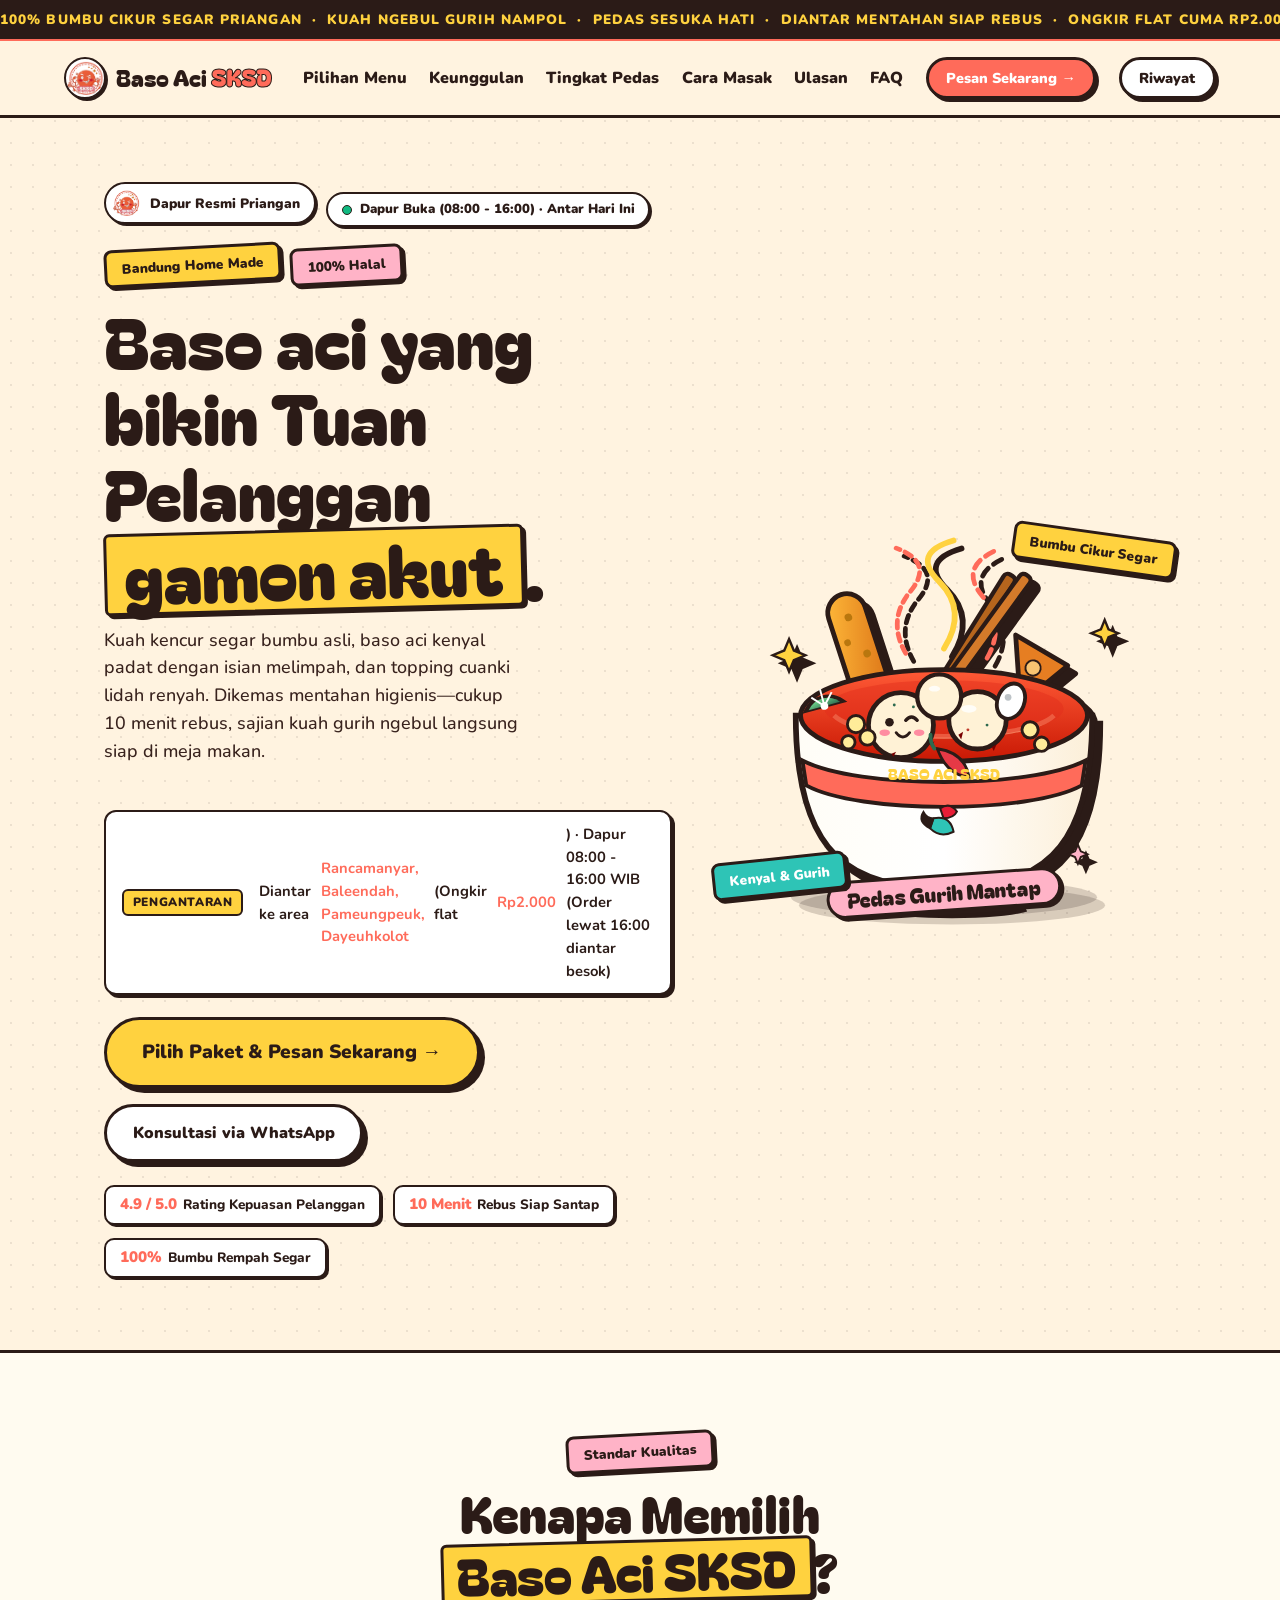
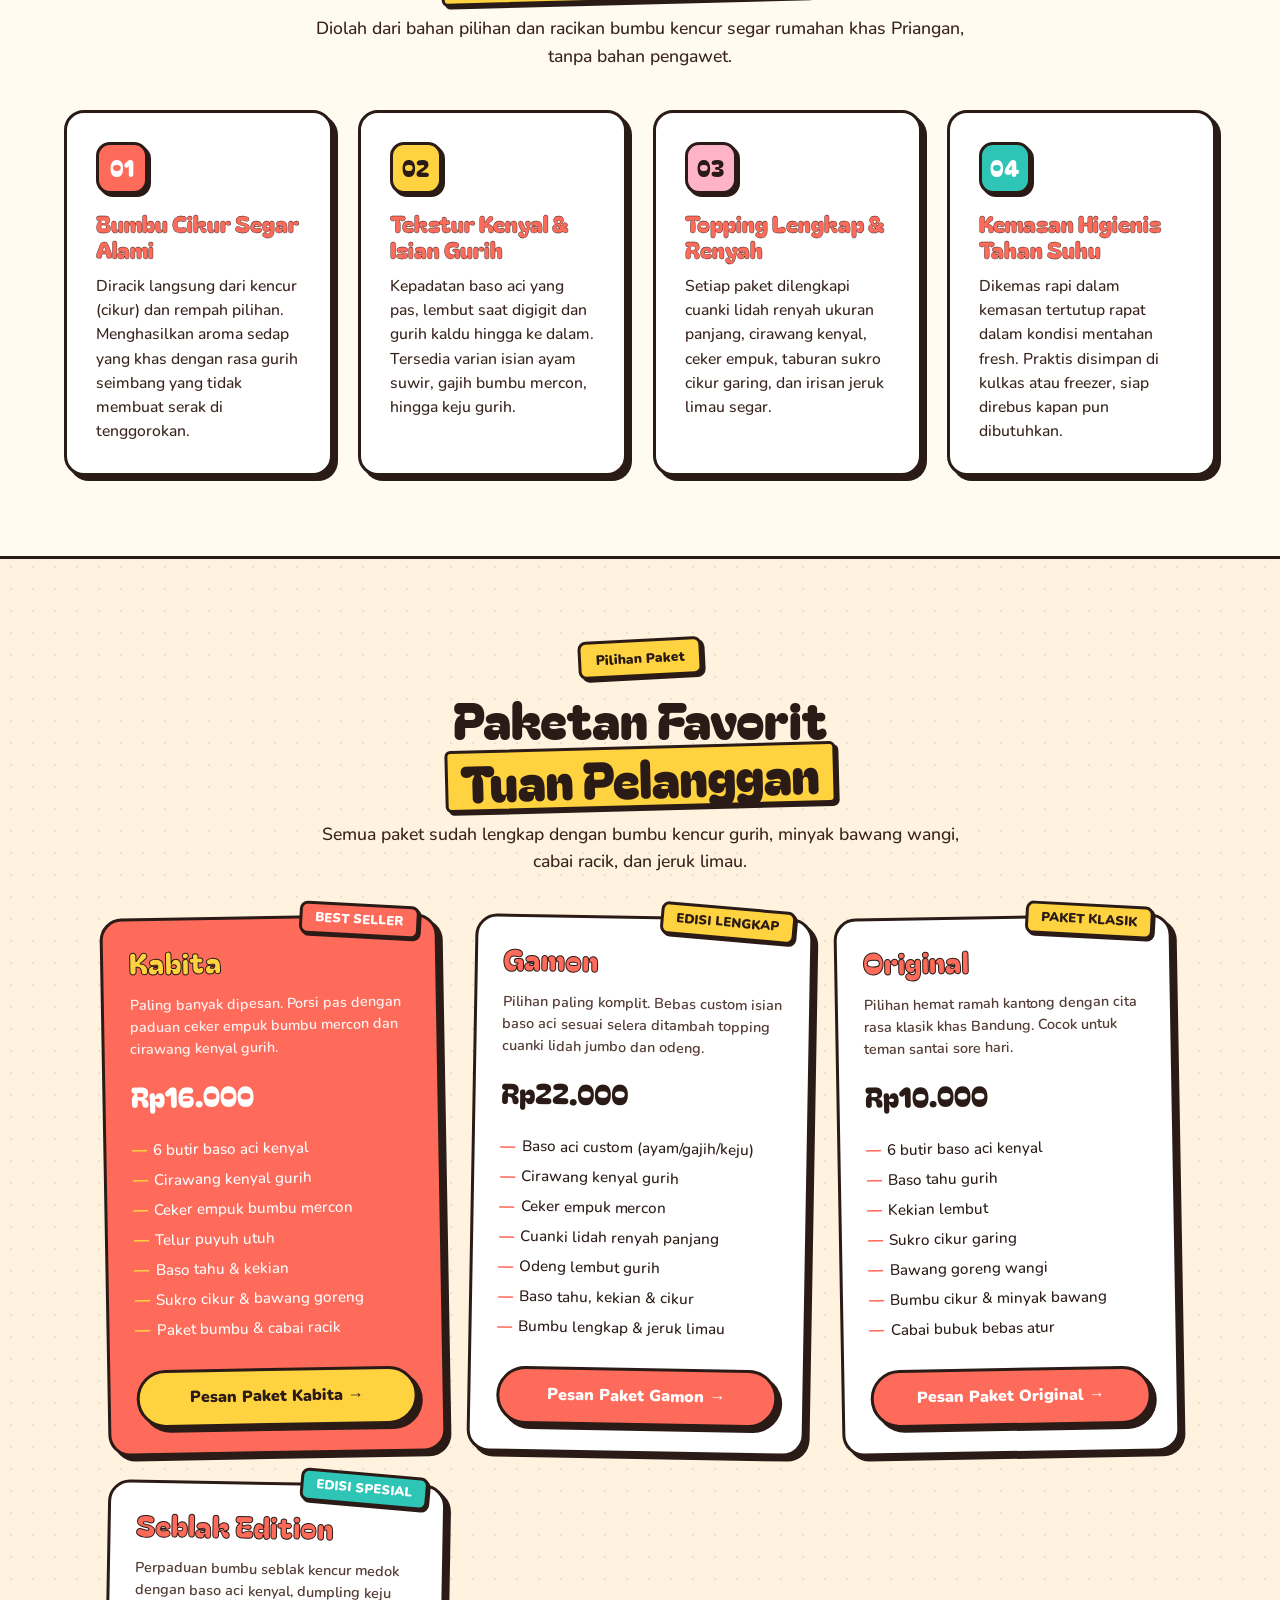
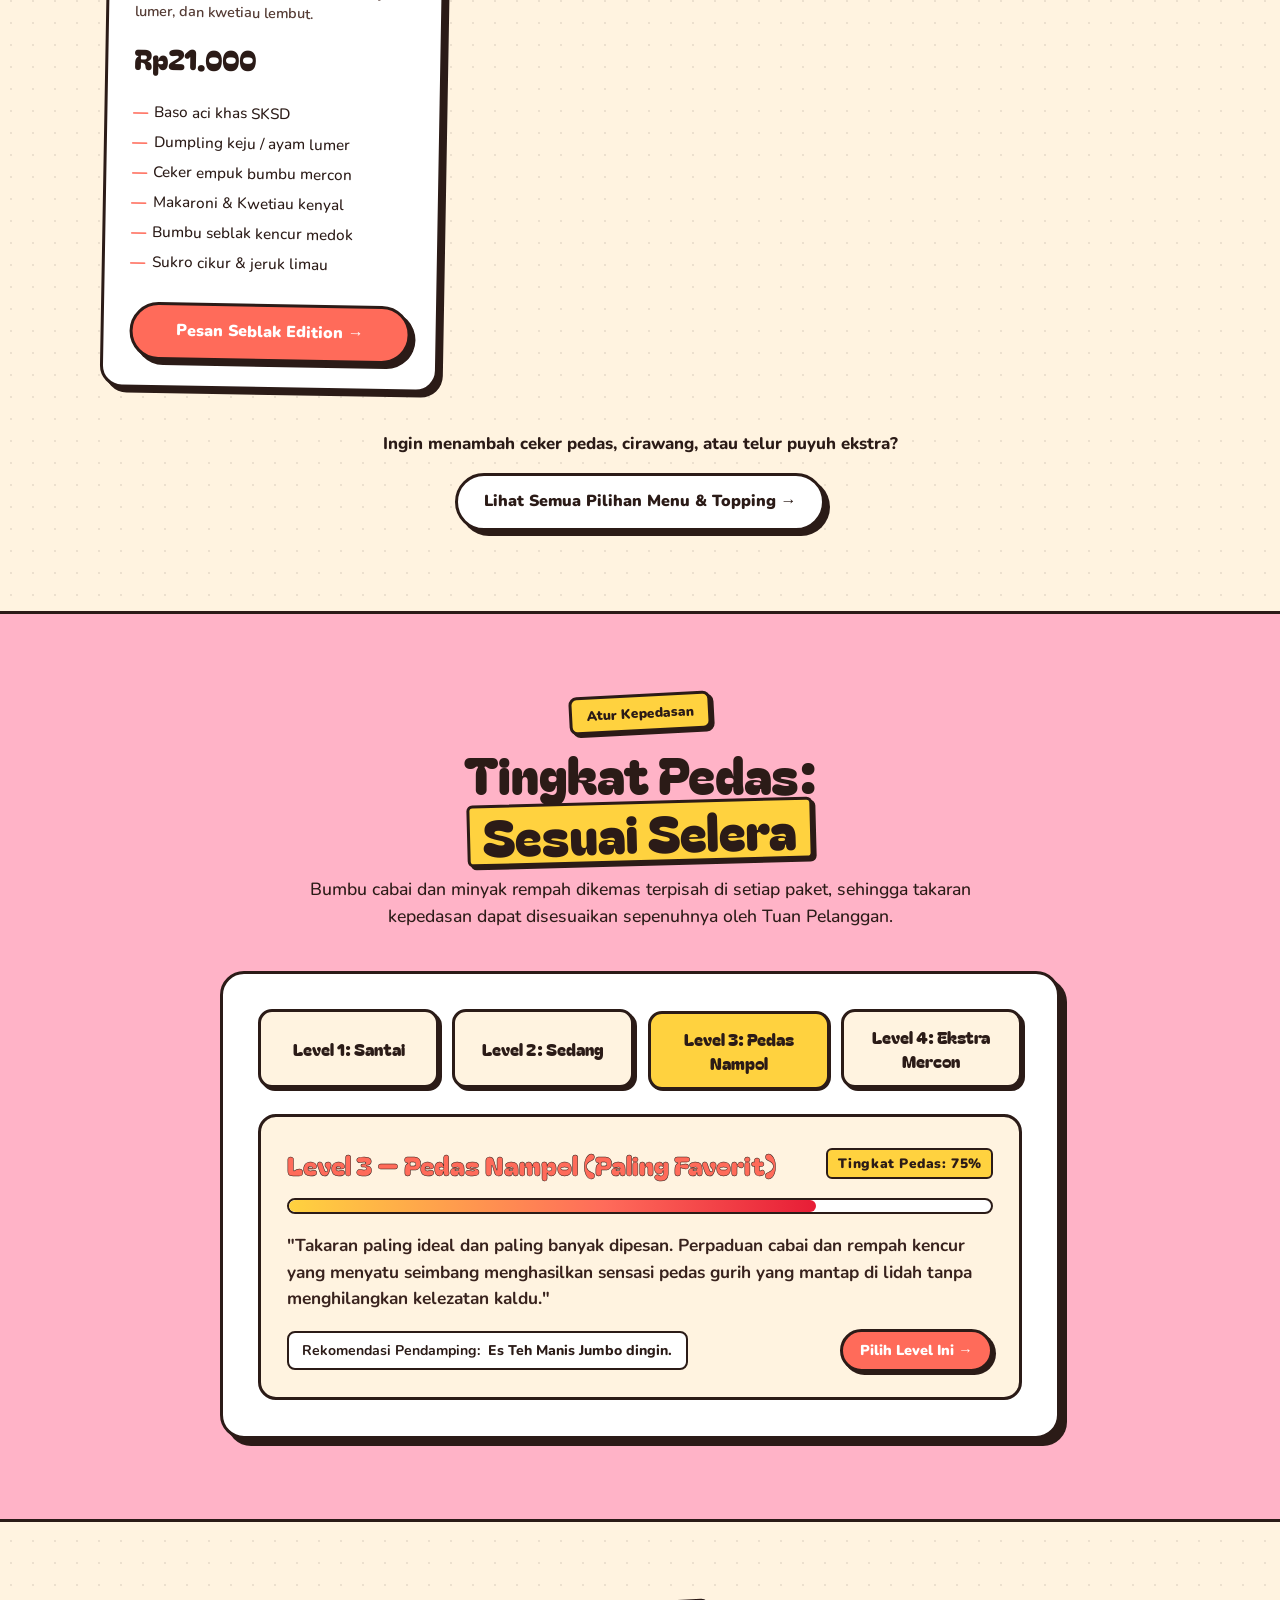
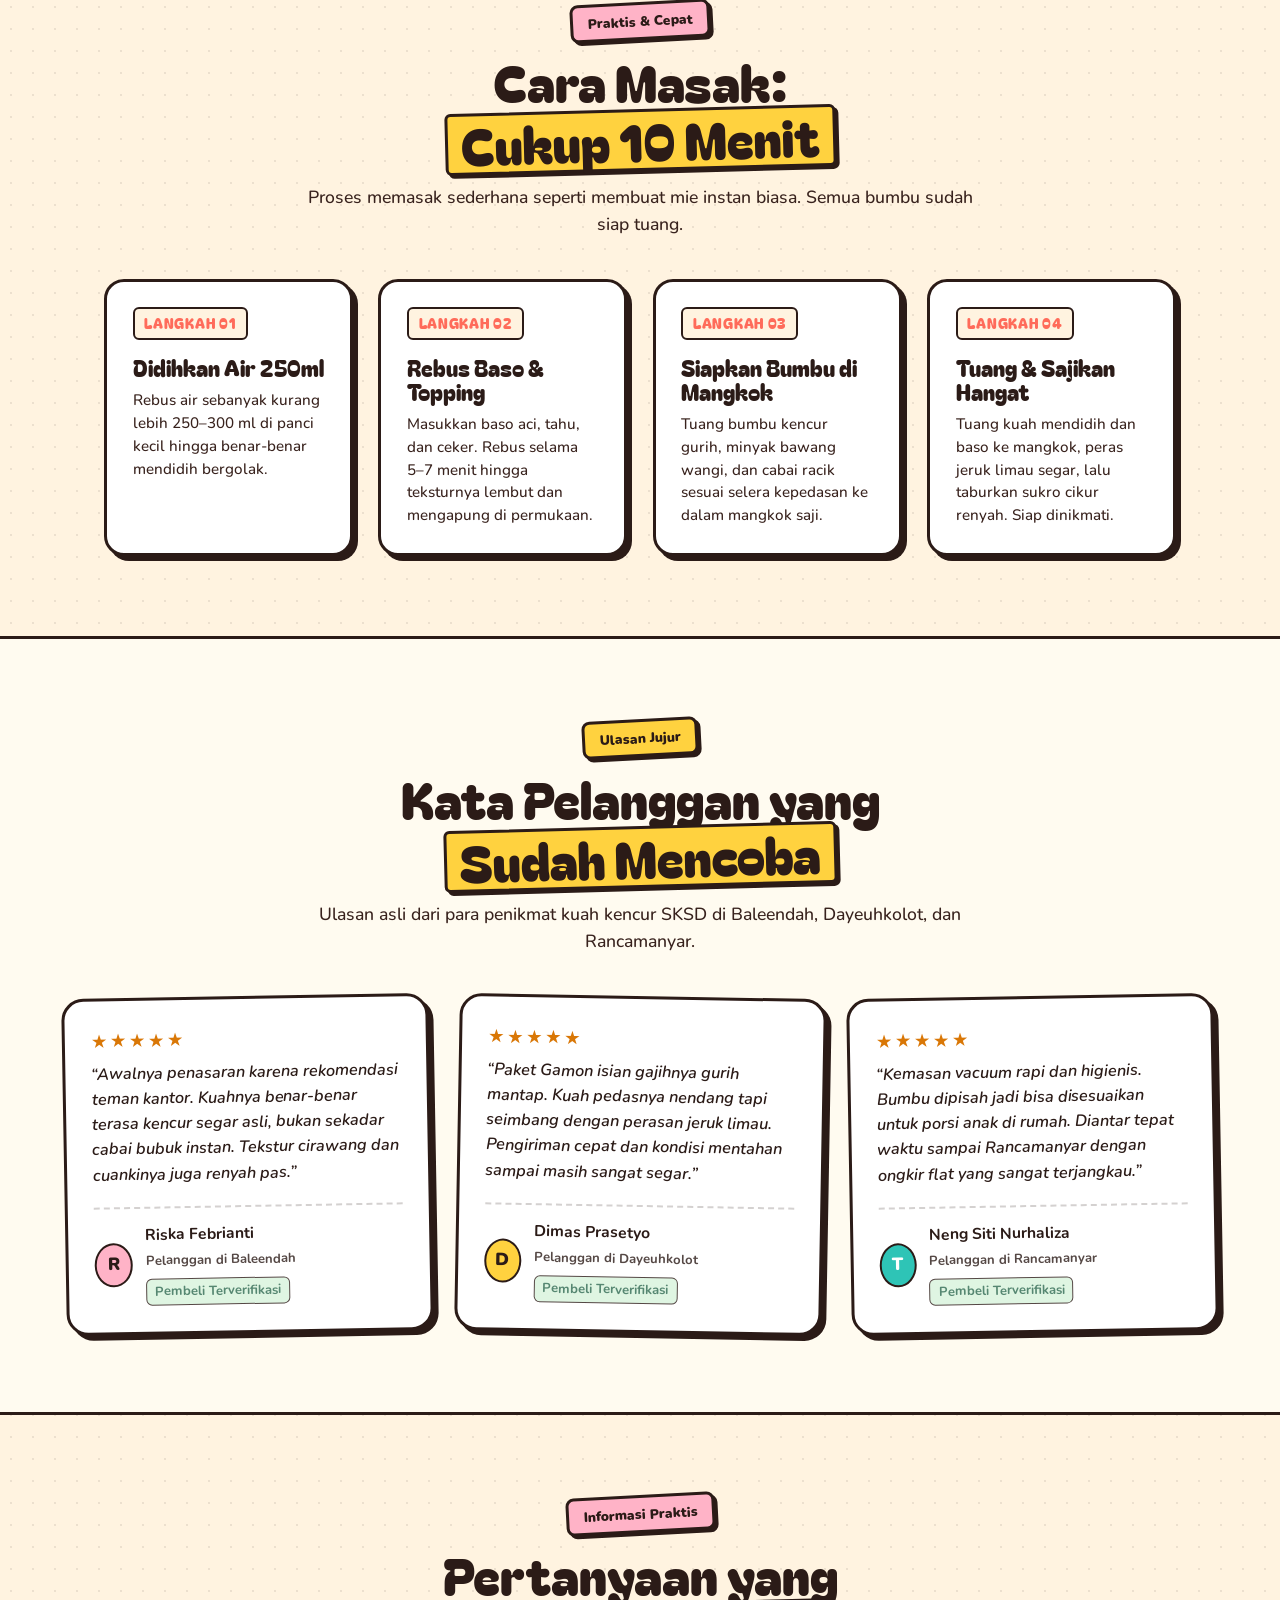
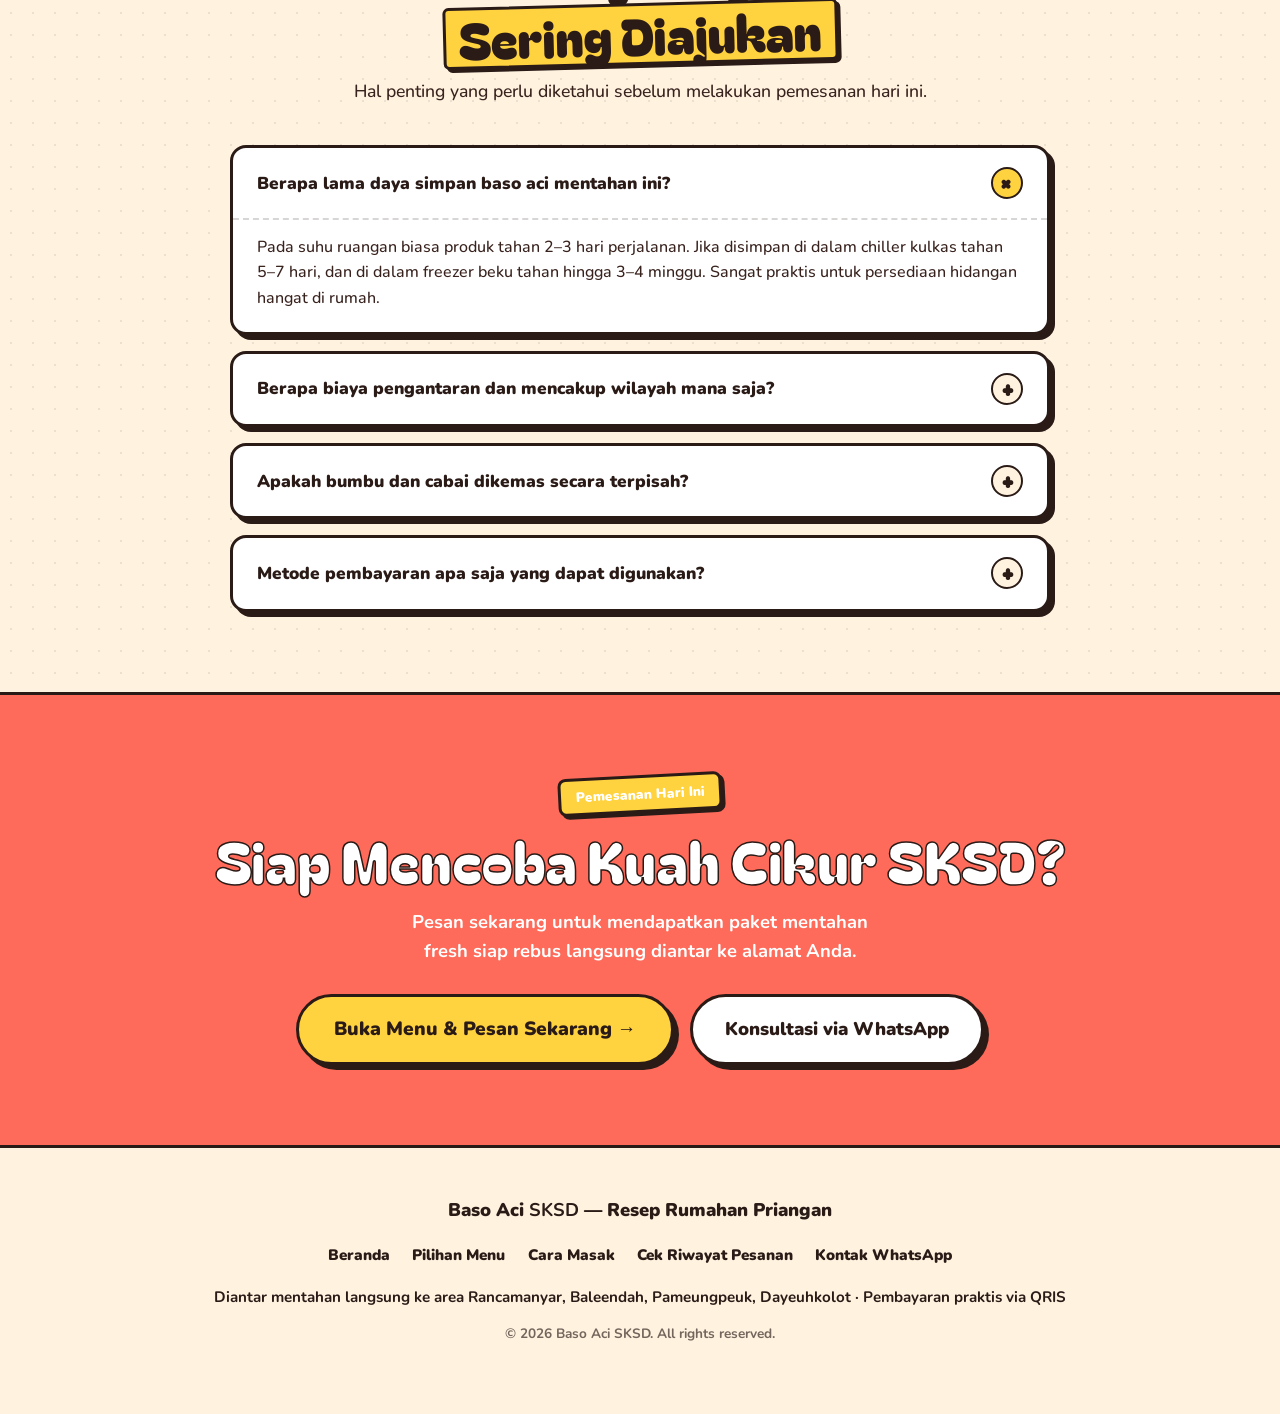
<file: index.html>
<!DOCTYPE html>
<html lang="id">
<head>
  <meta charset="UTF-8">
  <meta name="viewport" content="width=device-width, initial-scale=1">
  <title>Baso Aci SKSD — Gamon Abis Nyoba | Bandung Street Food</title>
  <meta name="description" content="Baso aci khas Garut-Bandung dengan racikan bumbu kencur segar dan kuah pedas gurih. Dikemas mentahan higienis, siap santap dalam 10 menit rebus di rumah.">
  <link rel="preconnect" href="https://fonts.googleapis.com">
  <link rel="preconnect" href="https://fonts.gstatic.com" crossorigin>
  <link href="https://fonts.googleapis.com/css2?family=Bagel+Fat+One&family=Nunito:wght@500;700;800;900&display=swap" rel="stylesheet">
  <link rel="stylesheet" href="style.css">
</head>
<body>

  <!-- RUNNING BANNER TOP -->
  <div class="marquee" aria-hidden="true">
    <div class="marquee__track">
      <span>100% BUMBU CIKUR SEGAR PRIANGAN &nbsp;·&nbsp; KUAH NGEBUL GURIH NAMPOL &nbsp;·&nbsp; PEDAS SESUKA HATI &nbsp;·&nbsp; DIANTAR MENTAHAN SIAP REBUS &nbsp;·&nbsp; ONGKIR FLAT CUMA RP2.000 &nbsp;·&nbsp; GARANSI BIKIN GAMON &nbsp;·&nbsp;</span>
      <span>100% BUMBU CIKUR SEGAR PRIANGAN &nbsp;·&nbsp; KUAH NGEBUL GURIH NAMPOL &nbsp;·&nbsp; PEDAS SESUKA HATI &nbsp;·&nbsp; DIANTAR MENTAHAN SIAP REBUS &nbsp;·&nbsp; ONGKIR FLAT CUMA RP2.000 &nbsp;·&nbsp; GARANSI BIKIN GAMON &nbsp;·&nbsp;</span>
    </div>
  </div>

  <!-- NAVIGATION -->
  <header class="nav">
    <a href="index.html" class="nav__logo"><img src="img/logo-icon.png" alt="Baso Aci SKSD" class="nav__logo-img"><span>Baso Aci <b>SKSD</b></span></a>
    <nav>
      <a href="#menu-unggulan">Pilihan Menu</a>
      <a href="#kenapa-sksd">Keunggulan</a>
      <a href="#level-pedas">Tingkat Pedas</a>
      <a href="#cara-masak">Cara Masak</a>
      <a href="#testimoni">Ulasan</a>
      <a href="#faq">FAQ</a>
      <a href="menu.html" class="btn btn--sm">Pesan Sekarang →</a>
    </nav>
  </header>

  <main>
    <!-- HERO SECTION -->
    <section class="hero">
      <div class="hero__text">
        <div class="hero__badges">
          <div class="hero-brand-badge"><img src="img/logo-icon.png" alt="Logo SKSD"><span>Dapur Resmi Priangan</span></div>
          <span class="badge-live"><span class="dot-live"></span> Dapur Buka Hari Ini</span>
          <span class="sticker sticker--yellow">Bandung Home Made</span>
          <span class="sticker sticker--pink">100% Halal</span>
        </div>

        <h1>Baso aci yang bikin Tuan Pelanggan <span class="hl">gamon akut</span>.</h1>

        <p class="hero__sub">
          Kuah kencur segar bumbu asli, baso aci kenyal padat dengan isian melimpah, dan topping cuanki lidah renyah. 
          Dikemas mentahan higienis—cukup 10 menit rebus, sajian kuah gurih ngebul langsung siap di meja makan.
        </p>

        <div class="delivery-box">
          <span class="badge-tag">PENGANTARAN</span> Diantar ke area <b class="js-area"></b> (Ongkir flat <b>Rp2.000</b>) · Dapur 08:00 - 16:00 WIB (Order lewat 16:00 diantar besok)
        </div>

        <div class="hero__cta">
          <a href="menu.html" class="btn btn--big">Pilih Paket &amp; Pesan Sekarang →</a>
          <a href="#" class="btn btn--ghost js-wa">Konsultasi via WhatsApp</a>
        </div>

        <ul class="hero-stats">
          <li><span class="stat-highlight">4.9 / 5.0</span> Rating Kepuasan Pelanggan</li>
          <li><span class="stat-highlight">10 Menit</span> Rebus Siap Santap</li>
          <li><span class="stat-highlight">100%</span> Bumbu Rempah Segar</li>
        </ul>
      </div>

      <!-- HERO ARTWORK: VIBRANT NEO-BRUTALIST STEAMING BOWL (ZERO EMOJIS) -->
      <div class="hero__art">
        <svg class="hero-bowl-art" viewBox="0 0 460 420" xmlns="http://www.w3.org/2000/svg" role="img" aria-label="Semangkok Baso Aci SKSD Kuah Pedas Ngebul">
          <defs>
            <linearGradient id="brothGrad" x1="0%" y1="0%" x2="0%" y2="100%">
              <stop offset="0%" stop-color="#FF5A36"/>
              <stop offset="100%" stop-color="#C91804"/>
            </linearGradient>
            <linearGradient id="bowlGrad" x1="0%" y1="0%" x2="100%" y2="0%">
              <stop offset="0%" stop-color="#FFFDF6"/>
              <stop offset="50%" stop-color="#FFFFFF"/>
              <stop offset="100%" stop-color="#FCEFD8"/>
            </linearGradient>
            <linearGradient id="cuankiGrad" x1="0%" y1="0%" x2="100%" y2="100%">
              <stop offset="0%" stop-color="#FFBA3A"/>
              <stop offset="100%" stop-color="#D96E14"/>
            </linearGradient>
            <linearGradient id="limeGrad" x1="0%" y1="0%" x2="100%" y2="100%">
              <stop offset="0%" stop-color="#80ED99"/>
              <stop offset="100%" stop-color="#2D6A4F"/>
            </linearGradient>
          </defs>

          <!-- Steam Vapor Lines -->
          <g class="steam-group">
            <path class="steam steam-1" d="M190 130 Q170 95 195 65 T180 20" stroke="#FF6B5A" stroke-width="5" fill="none" stroke-linecap="round" stroke-dasharray="8 6"/>
            <path class="steam steam-2" d="M230 125 Q255 85 225 55 T240 12" stroke="#FFD23F" stroke-width="6" fill="none" stroke-linecap="round"/>
            <path class="steam steam-3" d="M275 135 Q295 100 270 70 T285 22" stroke="#FF6B5A" stroke-width="5" fill="none" stroke-linecap="round" stroke-dasharray="10 7"/>
          </g>

          <!-- Bowl Shadow on surface -->
          <ellipse cx="230" cy="385" rx="160" ry="20" fill="#2B1B17" opacity="0.18"/>

          <!-- Chopsticks sticking out -->
          <g class="chopsticks">
            <rect x="295" y="45" width="13" height="190" rx="5" transform="rotate(32 295 45)" fill="#B5651D" stroke="#2B1B17" stroke-width="4.5"/>
            <rect x="312" y="45" width="13" height="190" rx="5" transform="rotate(36 312 45)" fill="#D47A2A" stroke="#2B1B17" stroke-width="4.5"/>
          </g>

          <!-- Cuanki Lidah (Fried Tofu Cracker) -->
          <g class="cuanki-lidah" transform="rotate(-18 150 170)">
            <rect x="135" y="65" width="40" height="130" rx="20" fill="url(#cuankiGrad)" stroke="#2B1B17" stroke-width="5"/>
            <circle cx="155" cy="90" r="4" fill="#B9770E"/>
            <circle cx="146" cy="115" r="3.5" fill="#B9770E"/>
            <circle cx="162" cy="132" r="4" fill="#B9770E"/>
            <circle cx="150" cy="155" r="3" fill="#B9770E"/>
          </g>

          <!-- Tahu Baso Segitiga -->
          <g class="tahu-baso" transform="rotate(12 320 160)">
            <polygon points="295,115 355,135 315,185" fill="#E67E22" stroke="#2B1B17" stroke-width="5" stroke-linejoin="round"/>
            <circle cx="320" cy="145" r="8" fill="#F8C471" stroke="#2B1B17" stroke-width="2"/>
          </g>

          <!-- Bowl Body -->
          <path d="M75 195 C75 345 135 375 230 375 C325 375 385 345 385 195 Z" fill="url(#bowlGrad)" stroke="#2B1B17" stroke-width="6"/>

          <!-- Bowl Base / Foot -->
          <path d="M165 370 L155 390 C185 398 275 398 305 390 L295 370 Z" fill="#ECE3CF" stroke="#2B1B17" stroke-width="5"/>

          <!-- Soup Broth Surface -->
          <ellipse cx="230" cy="195" rx="150" ry="48" fill="url(#brothGrad)" stroke="#2B1B17" stroke-width="5"/>
          <path d="M115 195 C145 224 315 224 345 195" stroke="#FFA07A" stroke-width="5" fill="none" opacity="0.7"/>
          <ellipse cx="230" cy="188" rx="125" ry="30" fill="#E02E1B" opacity="0.45"/>

          <!-- Floating Baso Aci Mascot Ball -->
          <g class="baso-mascot">
            <circle cx="185" cy="205" r="34" fill="#FFF2D6" stroke="#2B1B17" stroke-width="5"/>
            <circle cx="173" cy="202" r="4.5" fill="#2B1B17"/>
            <path d="M190 200 Q196 193 202 200" stroke="#2B1B17" stroke-width="3.5" fill="none" stroke-linecap="round"/>
            <ellipse cx="168" cy="213" rx="5.5" ry="3.5" fill="#FF8DA1"/>
            <ellipse cx="204" cy="213" rx="5.5" ry="3.5" fill="#FF8DA1"/>
            <path d="M180 213 Q187 222 194 213" stroke="#2B1B17" stroke-width="3" fill="none" stroke-linecap="round"/>
            <circle cx="178" cy="184" r="1.5" fill="#2D6A4F"/>
            <circle cx="198" cy="186" r="1.5" fill="#2D6A4F"/>
          </g>

          <!-- Baso Aci 2 -->
          <g class="baso-2">
            <circle cx="265" cy="200" r="30" fill="#FFF2D6" stroke="#2B1B17" stroke-width="5"/>
            <ellipse cx="256" cy="188" rx="8" ry="4" fill="#FFFFFF" opacity="0.8"/>
            <circle cx="275" cy="205" r="1.5" fill="#2D6A4F"/>
            <circle cx="255" cy="210" r="1.5" fill="#C0392B"/>
          </g>

          <!-- Baso Aci 3 -->
          <circle cx="225" cy="175" r="23" fill="#FFF2D6" stroke="#2B1B17" stroke-width="4.5"/>
          <ellipse cx="220" cy="167" rx="6" ry="3" fill="#FFFFFF" opacity="0.8"/>

          <!-- Telur Puyuh -->
          <ellipse cx="300" cy="180" rx="14" ry="19" transform="rotate(22 300 180)" fill="#FFFFFF" stroke="#2B1B17" stroke-width="4"/>
          <circle cx="297" cy="176" r="3.5" fill="#BDC3C7"/>

          <!-- Sukro Cikur -->
          <circle cx="138" cy="204" r="9" fill="#FFEC99" stroke="#2B1B17" stroke-width="3"/>
          <circle cx="150" cy="218" r="8" fill="#FFEC99" stroke="#2B1B17" stroke-width="3"/>
          <circle cx="130" cy="223" r="7" fill="#FFEC99" stroke="#2B1B17" stroke-width="3"/>
          <circle cx="320" cy="210" r="8.5" fill="#FFEC99" stroke="#2B1B17" stroke-width="3"/>
          <circle cx="332" cy="225" r="7.5" fill="#FFEC99" stroke="#2B1B17" stroke-width="3"/>

          <!-- Chili flakes -->
          <polygon points="215,225 220,222 218,228" fill="#780000"/>
          <polygon points="245,215 250,212 248,220" fill="#780000"/>
          <polygon points="175,235 180,233 177,238" fill="#780000"/>
          <polygon points="280,228 285,225 282,232" fill="#780000"/>

          <!-- Jeruk Limau Segar -->
          <g class="lime-wedge" transform="rotate(-15 105 185)">
            <path d="M85 185 A26 26 0 0 1 125 185 Z" fill="#2D6A4F" stroke="#2B1B17" stroke-width="4"/>
            <path d="M88 185 A22 22 0 0 1 122 185 Z" fill="url(#limeGrad)"/>
            <circle cx="105" cy="185" r="4" fill="#FFFFFF"/>
            <line x1="105" y1="185" x2="94" y2="173" stroke="#FFFFFF" stroke-width="2"/>
            <line x1="105" y1="185" x2="105" y2="167" stroke="#FFFFFF" stroke-width="2"/>
            <line x1="105" y1="185" x2="116" y2="173" stroke="#FFFFFF" stroke-width="2"/>
          </g>

          <!-- Whole Cabe Rawit Merah -->
          <g class="chili-pepper" transform="rotate(22 235 240)">
            <path d="M220 235 Q248 228 262 250 Q240 257 220 235 Z" fill="#E63946" stroke="#2B1B17" stroke-width="3"/>
            <path d="M217 236 Q210 231 208 224" stroke="#2D6A4F" stroke-width="4" fill="none" stroke-linecap="round"/>
          </g>

          <!-- Bowl Ribbon & Motif -->
          <g class="bowl-graphics">
            <path d="M82 242 C140 272 320 272 378 242 L374 268 C320 298 140 298 86 268 Z" fill="#FF6B5A" stroke="#2B1B17" stroke-width="4"/>
            <text x="230" y="262" font-family="'Bagel Fat One', cursive" font-size="16" fill="#FFD23F" text-anchor="middle">BASO ACI SKSD</text>

            <g transform="translate(212, 285) scale(0.7)">
              <path d="M20 10 Q35 0 45 15 Q40 25 25 25 Z" fill="#E71D36" stroke="#2B1B17" stroke-width="3"/>
              <path d="M10 25 Q35 20 40 45 Q20 55 5 40 Z" fill="#2EC4B6" stroke="#2B1B17" stroke-width="3"/>
              <path d="M5 40 Q-15 30 -5 15 Q0 25 10 25 Z" fill="#2B1B17" stroke="#2B1B17" stroke-width="2.5"/>
            </g>
          </g>

          <!-- Graphic Accents -->
          <path d="M68 115 l5 12 12 5 -12 5 -5 12 -5 -12 -12 -5 12 -5z" fill="#FFD23F" stroke="#2B1B17" stroke-width="2.5"/>
          <path d="M398 95 l4 10 10 4 -10 4 -4 10 -4 -10 -10 -4 10 -4z" fill="#FFD23F" stroke="#2B1B17" stroke-width="2.5"/>
          <path d="M370 330 l3 7 7 3 -7 3 -3 7 -3 -7 -7 -3 7 -3z" fill="#FFB3C7" stroke="#2B1B17" stroke-width="2"/>
        </svg>

        <span class="pill">Pedas Gurih Mantap</span>
        <span class="sticker sticker--yellow spin">Bumbu Cikur Segar</span>
        <span class="sticker sticker--mint float-tag">Kenyal &amp; Gurih</span>
      </div>
    </section>

    <!-- SECTION 2: KEUNGGULAN (EDITORIAL NUMBERED CARDS) -->
    <section id="kenapa-sksd" class="section section--cream-light">
      <div class="section-head">
        <span class="sticker sticker--pink">Standar Kualitas</span>
        <h2 class="title" style="margin-top:.8rem">Kenapa Memilih <span class="hl">Baso Aci SKSD</span>?</h2>
        <p class="section__sub">Diolah dari bahan pilihan dan racikan bumbu kencur segar rumahan khas Priangan, tanpa bahan pengawet.</p>
      </div>

      <div class="features-grid">
        <article class="feature-card">
          <div class="feature-badge feature-badge--coral">01</div>
          <h3>Bumbu Cikur Segar Alami</h3>
          <p>Diracik langsung dari kencur (cikur) dan rempah pilihan. Menghasilkan aroma sedap yang khas dengan rasa gurih seimbang yang tidak membuat serak di tenggorokan.</p>
        </article>

        <article class="feature-card">
          <div class="feature-badge feature-badge--yellow">02</div>
          <h3>Tekstur Kenyal &amp; Isian Gurih</h3>
          <p>Kepadatan baso aci yang pas, lembut saat digigit dan gurih kaldu hingga ke dalam. Tersedia varian isian ayam suwir, gajih bumbu mercon, hingga keju gurih.</p>
        </article>

        <article class="feature-card">
          <div class="feature-badge feature-badge--pink">03</div>
          <h3>Topping Lengkap &amp; Renyah</h3>
          <p>Setiap paket dilengkapi cuanki lidah renyah ukuran panjang, cirawang kenyal, ceker empuk, taburan sukro cikur garing, dan irisan jeruk limau segar.</p>
        </article>

        <article class="feature-card">
          <div class="feature-badge feature-badge--mint">04</div>
          <h3>Kemasan Higienis Tahan Suhu</h3>
          <p>Dikemas rapi dalam kemasan tertutup rapat dalam kondisi mentahan fresh. Praktis disimpan di kulkas atau freezer, siap direbus kapan pun dibutuhkan.</p>
        </article>
      </div>
    </section>

    <!-- SECTION 3: MENU UNGGULAN (SIGNATURE PACKAGES) -->
    <section id="menu-unggulan" class="section">
      <div class="section-head">
        <span class="sticker sticker--yellow">Pilihan Paket</span>
        <h2 class="title" style="margin-top:.8rem">Paketan Favorit <span class="hl">Tuan Pelanggan</span></h2>
        <p class="section__sub">Semua paket sudah lengkap dengan bumbu kencur gurih, minyak bawang wangi, cabai racik, dan jeruk limau.</p>
      </div>

      <div class="grid">
        <!-- PAKET KABITA -->
        <article class="card card--hot">
          <span class="card__tag card__tag--hot">BEST SELLER</span>
          <h3>Kabita</h3>
          <p class="card__desc">Paling banyak dipesan. Porsi pas dengan paduan ceker empuk bumbu mercon dan cirawang kenyal gurih.</p>
          <div class="card__price">Rp16.000</div>
          <ul>
            <li>6 butir baso aci kenyal</li>
            <li>Cirawang kenyal gurih</li>
            <li>Ceker empuk bumbu mercon</li>
            <li>Telur puyuh utuh</li>
            <li>Baso tahu &amp; kekian</li>
            <li>Sukro cikur &amp; bawang goreng</li>
            <li>Paket bumbu &amp; cabai racik</li>
          </ul>
          <a href="menu.html?p=kabita" class="btn">Pesan Paket Kabita →</a>
        </article>

        <!-- PAKET GAMON -->
        <article class="card">
          <span class="card__tag">EDISI LENGKAP</span>
          <h3>Gamon</h3>
          <p class="card__desc">Pilihan paling komplit. Bebas custom isian baso aci sesuai selera ditambah topping cuanki lidah jumbo dan odeng.</p>
          <div class="card__price">Rp22.000</div>
          <ul>
            <li>Baso aci custom (ayam/gajih/keju)</li>
            <li>Cirawang kenyal gurih</li>
            <li>Ceker empuk mercon</li>
            <li>Cuanki lidah renyah panjang</li>
            <li>Odeng lembut gurih</li>
            <li>Baso tahu, kekian &amp; cikur</li>
            <li>Bumbu lengkap &amp; jeruk limau</li>
          </ul>
          <a href="menu.html?p=gamon" class="btn">Pesan Paket Gamon →</a>
        </article>

        <!-- PAKET ORIGINAL -->
        <article class="card">
          <span class="card__tag">PAKET KLASIK</span>
          <h3>Original</h3>
          <p class="card__desc">Pilihan hemat ramah kantong dengan cita rasa klasik khas Bandung. Cocok untuk teman santai sore hari.</p>
          <div class="card__price">Rp10.000</div>
          <ul>
            <li>6 butir baso aci kenyal</li>
            <li>Baso tahu gurih</li>
            <li>Kekian lembut</li>
            <li>Sukro cikur garing</li>
            <li>Bawang goreng wangi</li>
            <li>Bumbu cikur &amp; minyak bawang</li>
            <li>Cabai bubuk bebas atur</li>
          </ul>
          <a href="menu.html?p=original" class="btn">Pesan Paket Original →</a>
        </article>

        <!-- SEBLAK EDITION -->
        <article class="card">
          <span class="card__tag card__tag--accent">EDISI SPESIAL</span>
          <h3>Seblak Edition</h3>
          <p class="card__desc">Perpaduan bumbu seblak kencur medok dengan baso aci kenyal, dumpling keju lumer, dan kwetiau lembut.</p>
          <div class="card__price">Rp21.000</div>
          <ul>
            <li>Baso aci khas SKSD</li>
            <li>Dumpling keju / ayam lumer</li>
            <li>Ceker empuk bumbu mercon</li>
            <li>Makaroni &amp; Kwetiau kenyal</li>
            <li>Bumbu seblak kencur medok</li>
            <li>Sukro cikur &amp; jeruk limau</li>
          </ul>
          <a href="menu.html?p=seblak" class="btn">Pesan Seblak Edition →</a>
        </article>
      </div>

      <div style="text-align:center;margin-top:2.5rem">
        <p style="font-weight:800;font-size:1.05rem;margin-bottom:1rem">Ingin menambah ceker pedas, cirawang, atau telur puyuh ekstra?</p>
        <a href="menu.html" class="btn btn--ghost" style="box-shadow:var(--shadow)">Lihat Semua Pilihan Menu &amp; Topping →</a>
      </div>
    </section>

    <!-- SECTION 4: TINGKAT PEDAS INTERAKTIF -->
    <section id="level-pedas" class="section section--alt">
      <div class="section-head">
        <span class="sticker sticker--yellow">Atur Kepedasan</span>
        <h2 class="title" style="margin-top:.8rem">Tingkat Pedas: <span class="hl">Sesuai Selera</span></h2>
        <p class="section__sub" style="color:var(--ink)">Bumbu cabai dan minyak rempah dikemas terpisah di setiap paket, sehingga takaran kepedasan dapat disesuaikan sepenuhnya oleh Tuan Pelanggan.</p>
      </div>

      <div class="spice-box">
        <div class="spice-nav" role="tablist">
          <button type="button" class="spice-btn" data-lvl="1" role="tab">Level 1: Santai</button>
          <button type="button" class="spice-btn" data-lvl="2" role="tab">Level 2: Sedang</button>
          <button type="button" class="spice-btn active" data-lvl="3" role="tab">Level 3: Pedas Nampol</button>
          <button type="button" class="spice-btn" data-lvl="4" role="tab">Level 4: Ekstra Mercon</button>
        </div>

        <div class="spice-result">
          <div class="spice-header">
            <span class="spice-level-title" id="spiceTitle">Level 3 — Pedas Nampol (Paling Favorit)</span>
            <span class="heat-meter-tag" id="spiceScaleTag">Tingkat Pedas: 75%</span>
          </div>

          <div class="spice-bar-track">
            <div class="spice-bar-fill" id="spiceBar" style="width:75%"></div>
          </div>

          <p class="spice-desc" id="spiceDesc">
            "Takaran paling ideal dan paling banyak dipesan. Perpaduan cabai dan rempah kencur yang menyatu seimbang menghasilkan sensasi pedas gurih yang mantap di lidah tanpa menghilangkan kelezatan kaldu."
          </p>

          <div class="spice-footer">
            <span class="spice-tip" id="spiceTip">
              <b>Rekomendasi Pendamping:</b> Es Teh Manis Jumbo dingin.
            </span>
            <a href="menu.html" class="btn btn--sm">Pilih Level Ini →</a>
          </div>
        </div>
      </div>
    </section>

    <!-- SECTION 5: CARA MEMASAK (EDITORIAL RECIPE STEPS) -->
    <section id="cara-masak" class="section">
      <div class="section-head">
        <span class="sticker sticker--pink">Praktis &amp; Cepat</span>
        <h2 class="title" style="margin-top:.8rem">Cara Masak: <span class="hl">Cukup 10 Menit</span></h2>
        <p class="section__sub">Proses memasak sederhana seperti membuat mie instan biasa. Semua bumbu sudah siap tuang.</p>
      </div>

      <div class="cook-grid">
        <div class="cook-step">
          <div class="cook-step-top">
            <span class="cook-tag">LANGKAH 01</span>
          </div>
          <h3>Didihkan Air 250ml</h3>
          <p>Rebus air sebanyak kurang lebih 250–300 ml di panci kecil hingga benar-benar mendidih bergolak.</p>
        </div>

        <div class="cook-step">
          <div class="cook-step-top">
            <span class="cook-tag">LANGKAH 02</span>
          </div>
          <h3>Rebus Baso &amp; Topping</h3>
          <p>Masukkan baso aci, tahu, dan ceker. Rebus selama 5–7 menit hingga teksturnya lembut dan mengapung di permukaan.</p>
        </div>

        <div class="cook-step">
          <div class="cook-step-top">
            <span class="cook-tag">LANGKAH 03</span>
          </div>
          <h3>Siapkan Bumbu di Mangkok</h3>
          <p>Tuang bumbu kencur gurih, minyak bawang wangi, dan cabai racik sesuai selera kepedasan ke dalam mangkok saji.</p>
        </div>

        <div class="cook-step">
          <div class="cook-step-top">
            <span class="cook-tag">LANGKAH 04</span>
          </div>
          <h3>Tuang &amp; Sajikan Hangat</h3>
          <p>Tuang kuah mendidih dan baso ke mangkok, peras jeruk limau segar, lalu taburkan sukro cikur renyah. Siap dinikmati.</p>
        </div>
      </div>
    </section>

    <!-- SECTION 6: ULASAN PELANGGAN -->
    <section id="testimoni" class="section section--cream-light">
      <div class="section-head">
        <span class="sticker sticker--yellow">Ulasan Jujur</span>
        <h2 class="title" style="margin-top:.8rem">Kata Pelanggan yang <span class="hl">Sudah Mencoba</span></h2>
        <p class="section__sub">Ulasan asli dari para penikmat kuah kencur SKSD di Baleendah, Dayeuhkolot, dan Rancamanyar.</p>
      </div>

      <div class="reviews-grid">
        <article class="review-card">
          <div>
            <div class="rating-stars" aria-label="5 dari 5 bintang">★★★★★</div>
            <p class="review-text">“Awalnya penasaran karena rekomendasi teman kantor. Kuahnya benar-benar terasa kencur segar asli, bukan sekadar cabai bubuk instan. Tekstur cirawang dan cuankinya juga renyah pas.”</p>
          </div>
          <div class="review-author">
            <div class="review-avatar">R</div>
            <div class="review-meta">
              <b>Riska Febrianti</b>
              <span>Pelanggan di Baleendah</span>
              <span class="verified-pill">Pembeli Terverifikasi</span>
            </div>
          </div>
        </article>

        <article class="review-card">
          <div>
            <div class="rating-stars" aria-label="5 dari 5 bintang">★★★★★</div>
            <p class="review-text">“Paket Gamon isian gajihnya gurih mantap. Kuah pedasnya nendang tapi seimbang dengan perasan jeruk limau. Pengiriman cepat dan kondisi mentahan sampai masih sangat segar.”</p>
          </div>
          <div class="review-author">
            <div class="review-avatar review-avatar--yellow">D</div>
            <div class="review-meta">
              <b>Dimas Prasetyo</b>
              <span>Pelanggan di Dayeuhkolot</span>
              <span class="verified-pill">Pembeli Terverifikasi</span>
            </div>
          </div>
        </article>

        <article class="review-card">
          <div>
            <div class="rating-stars" aria-label="5 dari 5 bintang">★★★★★</div>
            <p class="review-text">“Kemasan vacuum rapi dan higienis. Bumbu dipisah jadi bisa disesuaikan untuk porsi anak di rumah. Diantar tepat waktu sampai Rancamanyar dengan ongkir flat yang sangat terjangkau.”</p>
          </div>
          <div class="review-author">
            <div class="review-avatar review-avatar--mint">T</div>
            <div class="review-meta">
              <b>Neng Siti Nurhaliza</b>
              <span>Pelanggan di Rancamanyar</span>
              <span class="verified-pill">Pembeli Terverifikasi</span>
            </div>
          </div>
        </article>
      </div>
    </section>

    <!-- SECTION 7: FAQ (PERTANYAAN UMUM) -->
    <section id="faq" class="section">
      <div class="section-head">
        <span class="sticker sticker--pink">Informasi Praktis</span>
        <h2 class="title" style="margin-top:.8rem">Pertanyaan yang <span class="hl">Sering Diajukan</span></h2>
        <p class="section__sub">Hal penting yang perlu diketahui sebelum melakukan pemesanan hari ini.</p>
      </div>

      <div class="faq-list">
        <div class="faq-item open">
          <button type="button" class="faq-btn" aria-expanded="true">
            <span>Berapa lama daya simpan baso aci mentahan ini?</span>
            <span class="faq-icon" aria-hidden="true">+</span>
          </button>
          <div class="faq-body">
            Pada suhu ruangan biasa produk tahan 2–3 hari perjalanan. Jika disimpan di dalam chiller kulkas tahan 5–7 hari, dan di dalam freezer beku tahan hingga 3–4 minggu. Sangat praktis untuk persediaan hidangan hangat di rumah.
          </div>
        </div>

        <div class="faq-item">
          <button type="button" class="faq-btn" aria-expanded="false">
            <span>Berapa biaya pengantaran dan mencakup wilayah mana saja?</span>
            <span class="faq-icon" aria-hidden="true">+</span>
          </button>
          <div class="faq-body">
            Pengantaran langsung mencakup wilayah <b class="js-area"></b> dengan tarif ongkos kirim flat hanya sebesar <b>Rp2.000</b> per alamat pemesanan. Jam operasional pengantaran buka setiap hari pukul <b>08:00 – 16:00 WIB</b>. Pemesanan yang masuk setelah pukul 16:00 WIB akan langsung diproses dan diantar besok pagi mulai jam 08:00 WIB.
          </div>
        </div>

        <div class="faq-item">
          <button type="button" class="faq-btn" aria-expanded="false">
            <span>Apakah bumbu dan cabai dikemas secara terpisah?</span>
            <span class="faq-icon" aria-hidden="true">+</span>
          </button>
          <div class="faq-body">
            Ya, seluruh komponen (baso aci, bumbu rempah kencur, minyak bawang gurih, cabai racik, sukro cikur, hingga jeruk limau) dikemas secara higienis dalam wadah terpisah, sehingga takaran rasa dan pedas dapat disesuaikan sendiri.
          </div>
        </div>

        <div class="faq-item">
          <button type="button" class="faq-btn" aria-expanded="false">
            <span>Metode pembayaran apa saja yang dapat digunakan?</span>
            <span class="faq-icon" aria-hidden="true">+</span>
          </button>
          <div class="faq-body">
            Pembayaran menggunakan standar nasional <b>QRIS</b>. Dapat dipindai menggunakan aplikasi GoPay, OVO, DANA, ShopeePay, BCA Mobile, Livin Mandiri, BRImo, atau aplikasi m-banking perbankan lainnya.
          </div>
        </div>
      </div>
    </section>

    <!-- SECTION 8: CALL TO ACTION -->
    <section class="cta">
      <span class="sticker sticker--yellow" style="margin-bottom:1rem">Pemesanan Hari Ini</span>
      <h2>Siap Mencoba Kuah Cikur SKSD?</h2>
      <p>Pesan sekarang untuk mendapatkan paket mentahan fresh siap rebus langsung diantar ke alamat Anda.</p>
      <div class="cta__btns">
        <a href="menu.html" class="btn btn--big">Buka Menu &amp; Pesan Sekarang →</a>
        <a href="#" class="btn btn--ghost js-wa" style="font-size:1.15rem;padding:1.1rem 2rem">Konsultasi via WhatsApp</a>
      </div>
    </section>
  </main>

  <!-- FOOTER -->
  <footer class="footer">
    <p style="font-size:1.15rem;font-weight:900">Baso Aci <b>SKSD</b> — Resep Rumahan Priangan</p>
    <div class="footer-links">
      <a href="index.html">Beranda</a>
      <a href="menu.html">Pilihan Menu</a>
      <a href="#cara-masak">Cara Masak</a>
      <a href="riwayat.html">Cek Riwayat Pesanan</a>
      <a href="#" class="js-wa">Kontak WhatsApp</a>
    </div>
    <p>Diantar mentahan langsung ke area <b class="js-area"></b> · Pembayaran praktis via QRIS</p>
    <p style="opacity:.65;margin-top:.8rem;font-size:.85rem">© <span id="year"></span> Baso Aci SKSD. All rights reserved.</p>
  </footer>

  <!-- MOBILE STICKY ORDER BAR -->
  <aside class="mobile-bar" aria-label="Quick order bar">
    <div class="mobile-bar__text">
      <b>Baso Aci SKSD</b>
      <span>Mulai Rp10.000 · Ongkir Flat Rp2.000</span>
    </div>
    <a href="menu.html" class="btn btn--sm">Pesan Sekarang →</a>
  </aside>

  <script src="app.js"></script>
  <script>
    // ===== INTERACTIVE SPICY LEVEL SELECTOR =====
    const SPICE_DATA = {
      '1': {
        title: 'Level 1 — Santai',
        scaleTag: 'Tingkat Pedas: 25%',
        bar: '25%',
        desc: '"Aroma kencur gurih dengan sentuhan cabai yang sangat ringan. Pilihan pas untuk yang ingin menikmati kelezatan kaldu tanpa rasa pedas yang berlebih."',
        tip: '<b>Rekomendasi Pendamping:</b> Teh hangat manis atau air mineral sejuk.'
      },
      '2': {
        title: 'Level 2 — Sedang',
        scaleTag: 'Tingkat Pedas: 50%',
        bar: '50%',
        desc: '"Pedas hangat yang pas di lidah. Rasa kencur dan kesegaran jeruk limau semakin terasa nendang, cocok untuk santap santai sehari-hari."',
        tip: '<b>Rekomendasi Pendamping:</b> Es jeruk peras segar.'
      },
      '3': {
        title: 'Level 3 — Pedas Nampol (Paling Favorit)',
        scaleTag: 'Tingkat Pedas: 75%',
        bar: '75%',
        desc: '"Takaran paling ideal dan paling banyak dipesan. Perpaduan cabai dan rempah kencur yang menyatu seimbang menghasilkan sensasi pedas gurih yang mantap di lidah tanpa menghilangkan kelezatan kaldu."',
        tip: '<b>Rekomendasi Pendamping:</b> Es Teh Manis Jumbo dingin.'
      },
      '4': {
        title: 'Level 4 — Ekstra Mercon',
        scaleTag: 'Tingkat Pedas: 100%',
        bar: '100%',
        desc: '"Dikhususkan bagi para pencinta pedas sejati. Kuah merah pekat dengan konsentrasi cabai melimpah yang memberikan sensasi pedas menggigit sejak suapan pertama."',
        tip: '<b>Wajib Disiapkan:</b> Susu murni dingin atau minuman manis porsi besar.'
      }
    };

    const spiceBtns = document.querySelectorAll('.spice-btn');
    const spiceTitle = document.getElementById('spiceTitle');
    const spiceScaleTag = document.getElementById('spiceScaleTag');
    const spiceBar = document.getElementById('spiceBar');
    const spiceDesc = document.getElementById('spiceDesc');
    const spiceTip = document.getElementById('spiceTip');

    spiceBtns.forEach(btn => {
      btn.addEventListener('click', () => {
        const lvl = btn.dataset.lvl;
        spiceBtns.forEach(b => b.classList.remove('active'));
        btn.classList.add('active');

        const d = SPICE_DATA[lvl];
        if (d) {
          spiceTitle.textContent = d.title;
          spiceScaleTag.textContent = d.scaleTag;
          spiceBar.style.width = d.bar;
          spiceDesc.textContent = d.desc;
          spiceTip.innerHTML = d.tip;
        }
      });
    });

    // ===== FAQ ACCORDION TOGGLE =====
    const faqItems = document.querySelectorAll('.faq-item');
    faqItems.forEach(item => {
      const btn = item.querySelector('.faq-btn');
      btn.addEventListener('click', () => {
        const isOpen = item.classList.contains('open');
        faqItems.forEach(i => {
          i.classList.remove('open');
          i.querySelector('.faq-btn').setAttribute('aria-expanded', 'false');
        });
        if (!isOpen) {
          item.classList.add('open');
          btn.setAttribute('aria-expanded', 'true');
        }
      });
    });
  </script>
</body>
</html>
</file>
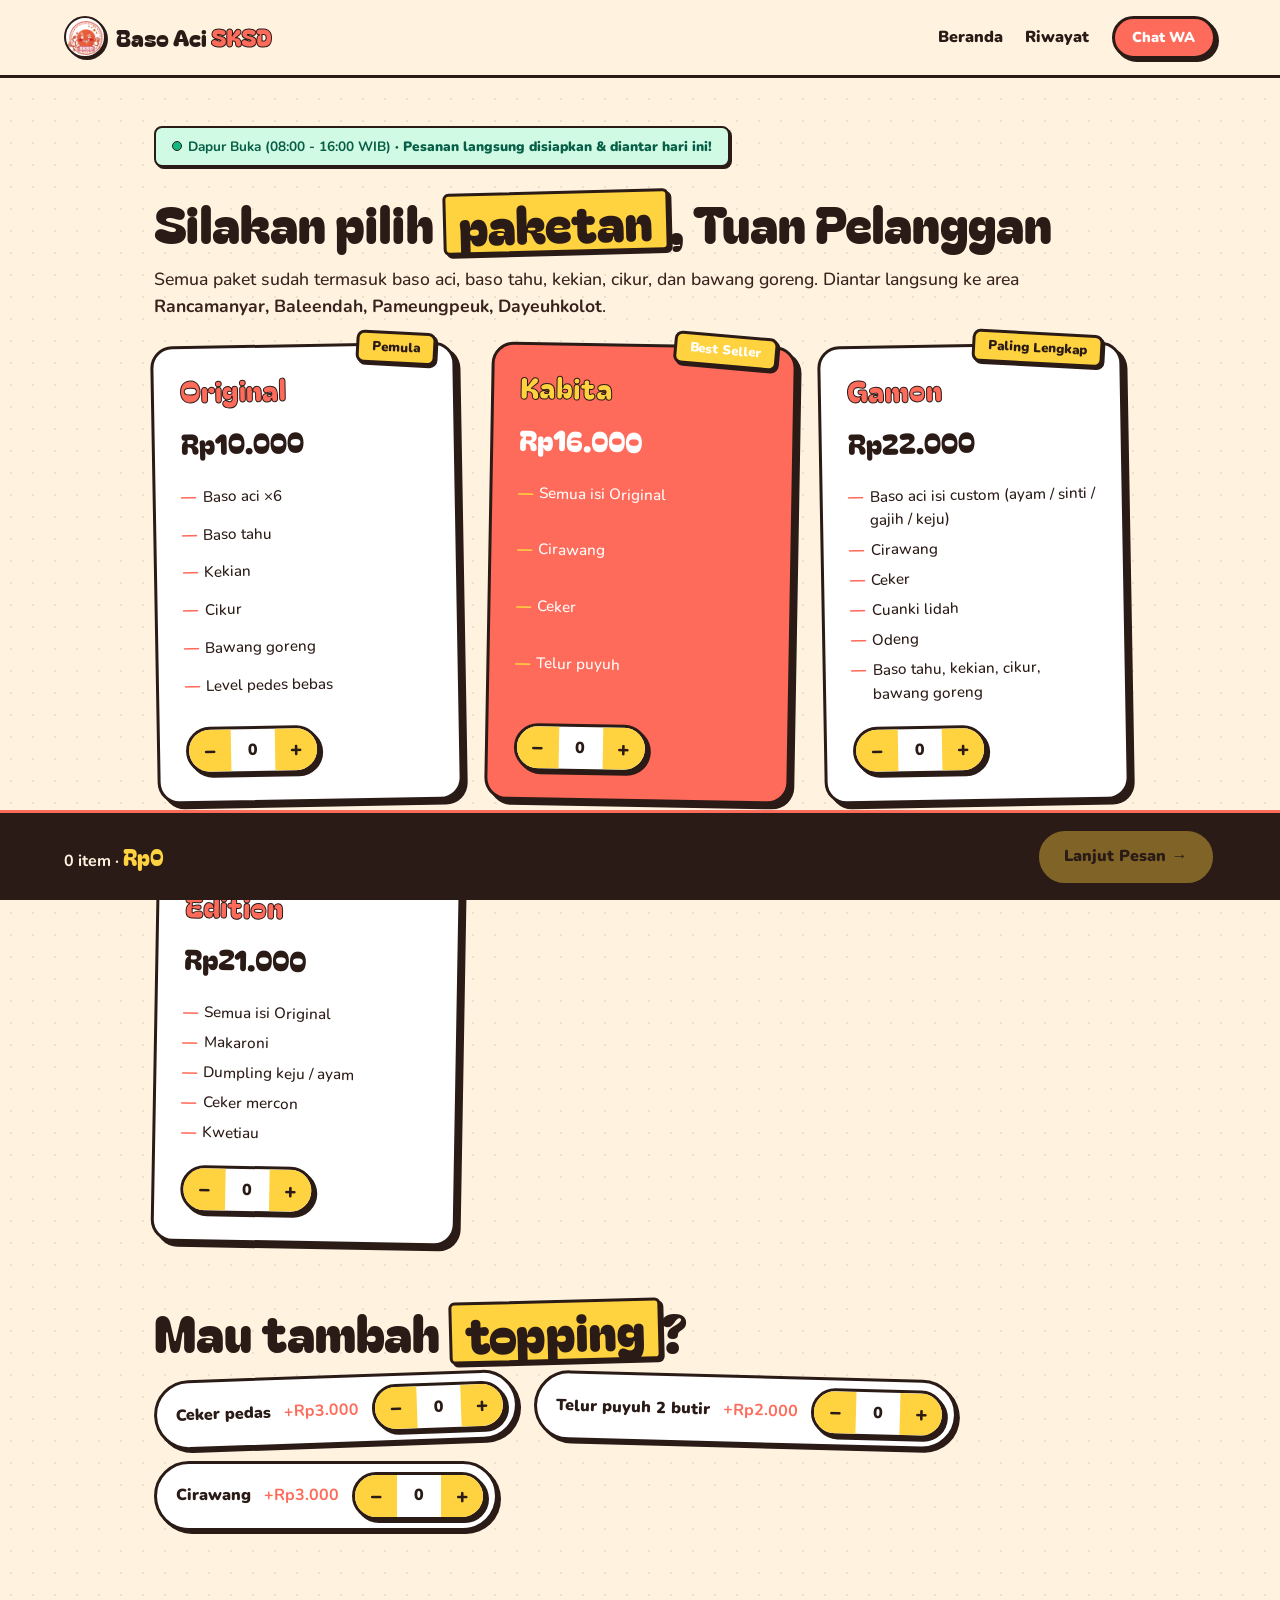
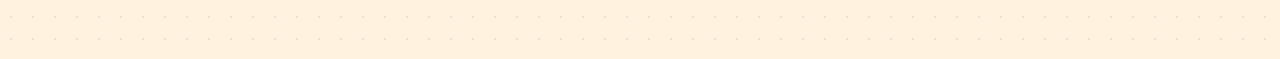
<file: menu.html>
<!DOCTYPE html>
<html lang="id">
<head>
  <meta charset="UTF-8">
  <meta name="viewport" content="width=device-width, initial-scale=1">
  <title>Menu — Baso Aci SKSD</title>
  <link rel="preconnect" href="https://fonts.googleapis.com">
  <link rel="preconnect" href="https://fonts.gstatic.com" crossorigin>
  <link href="https://fonts.googleapis.com/css2?family=Bagel+Fat+One&family=Nunito:wght@500;700;900&display=swap" rel="stylesheet">
  <link rel="stylesheet" href="style.css">
  <link rel="stylesheet" href="page.css">
</head>
<body>
  <header class="nav">
    <a href="index.html" class="nav__logo"><img src="img/logo-icon.png" alt="Baso Aci SKSD" class="nav__logo-img"><span>Baso Aci <b>SKSD</b></span></a>
    <nav>
      <a href="index.html">Beranda</a>
      <a href="riwayat.html">Riwayat</a>
      <a href="#" class="btn btn--sm js-wa">Chat WA</a>
    </nav>
  </header>

  <main class="page">
    <div id="jadwalBanner" style="margin-bottom:1.5rem"></div>

    <h1 class="title">Silakan pilih <span class="hl">paketan</span>, Tuan Pelanggan</h1>
    <p class="section__sub">Semua paket sudah termasuk baso aci, baso tahu, kekian, cikur, dan bawang goreng. Diantar langsung ke area <b class="js-area"></b>.</p>
    <div class="grid" id="paket"></div>

    <h2 class="title mt">Mau tambah <span class="hl">topping</span>?</h2>
    <ul class="chips" id="topping"></ul>
  </main>

  <div class="cartbar">
    <div><span id="barCount">0 item</span> · <b id="barTotal">Rp0</b></div>
    <a href="order.html" id="go" class="btn off">Lanjut Pesan →</a>
  </div>

  <script src="app.js"></script>
  <script>
    const $ = s => document.querySelector(s);
    let cart = Cart.get();
    const pMatch = new URLSearchParams(location.search).get('p');
    if (pMatch && MENU.some(m => m.id === pMatch)) { cart[pMatch] = Math.max(1, cart[pMatch] || 1); }
    Object.keys(cart).forEach(id => { if (!MENU.some(m => m.id === id)) delete cart[id]; });
    Cart.set(cart);
    const q = id => cart[id] || 0;

    // Tampilkan status jam operasional
    const jadwal = getJadwalOperasional();
    const bannerBox = $('#jadwalBanner');
    if (bannerBox) {
      if (jadwal.isBuka) {
        bannerBox.innerHTML = `
          <div class="jadwal-badge jadwal-badge--open" style="padding:.5rem 1rem">
            <span class="dot-live"></span>
            <span><b>Dapur Buka (08:00 - 16:00 WIB)</b> · Pesanan langsung disiapkan &amp; diantar hari ini!</span>
          </div>`;
      } else {
        bannerBox.innerHTML = `
          <div class="jadwal-badge jadwal-badge--closed" style="padding:.6rem 1rem;flex-direction:column;gap:.25rem;text-align:left">
            <div><span class="dot-closed"></span> <b>Dapur Sedang Tutup (Lewat Jam 16:00 WIB)</b></div>
            <span style="font-size:.82rem;font-weight:700">Pesanan tetap diterima, dan akan diproses &amp; diantar <b>besok pagi mulai jam 08:00 WIB</b>.</span>
          </div>`;
      }
    }

    const stepper = id => `<div class="qty" data-id="${id}">
      <button type="button" data-d="-1" aria-label="Kurangi">−</button>
      <output>${q(id)}</output>
      <button type="button" data-d="1" aria-label="Tambah">+</button></div>`;

    $('#paket').innerHTML = MENU.filter(m => m.tipe === 'paket').map(m => `
      <article class="card ${m.hot ? 'card--hot' : ''}">
        <span class="card__tag">${m.tag}</span>
        <h3>${m.nama}</h3>
        <div class="card__price">${rp(m.harga)}</div>
        <ul>${m.isi.map(i => `<li>${i}</li>`).join('')}</ul>
        ${stepper(m.id)}
      </article>`).join('');

    $('#topping').innerHTML = MENU.filter(m => m.tipe === 'topping')
      .map(m => `<li>${m.nama} <b>+${rp(m.harga)}</b> ${stepper(m.id)}</li>`).join('');

    function bar() {
      const n = MENU.reduce((s, m) => s + q(m.id), 0);
      const t = MENU.reduce((s, m) => s + q(m.id) * m.harga, 0);
      $('#barCount').textContent = n + ' item';
      $('#barTotal').textContent = rp(t);
      $('#go').classList.toggle('off', !n);
    }
    bar();

    document.addEventListener('click', e => {
      const b = e.target.closest('.qty button');
      if (!b) return;
      const box = b.parentElement, id = box.dataset.id;
      const n = Math.max(0, Math.min(50, q(id) + Number(b.dataset.d)));
      if (n) cart[id] = n; else delete cart[id];
      Cart.set(cart);
      box.querySelector('output').textContent = n;
      bar();
    });
  </script>
</body>
</html>
</file>
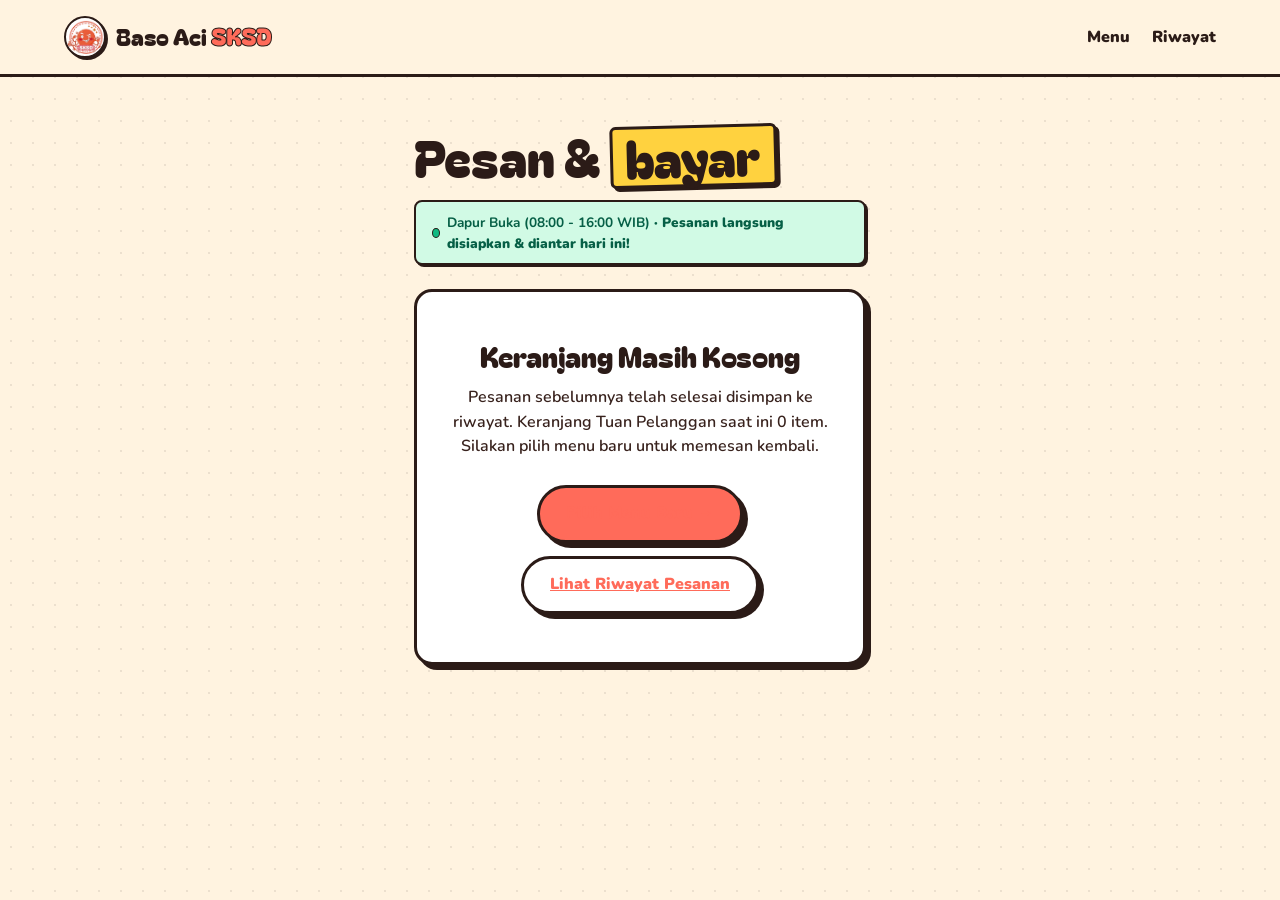
<file: order.html>
<!DOCTYPE html>
<html lang="id">
<head>
  <meta charset="UTF-8">
  <meta name="viewport" content="width=device-width, initial-scale=1">
  <title>Pesan &amp; Bayar — Baso Aci SKSD</title>
  <link rel="preconnect" href="https://fonts.googleapis.com">
  <link rel="preconnect" href="https://fonts.gstatic.com" crossorigin>
  <link href="https://fonts.googleapis.com/css2?family=Bagel+Fat+One&family=Nunito:wght@500;700;900&display=swap" rel="stylesheet">
  <link rel="stylesheet" href="style.css">
  <link rel="stylesheet" href="page.css">
</head>
<body>
  <header class="nav">
    <a href="index.html" class="nav__logo">
      <img src="img/logo-icon.png" alt="Baso Aci SKSD" class="nav__logo-img">
      <span>Baso Aci <b>SKSD</b></span>
    </a>
    <nav>
      <a href="menu.html">Menu</a>
      <a href="riwayat.html">Riwayat</a>
    </nav>
  </header>

  <main class="page" style="max-width:580px">
    <h1 class="title">Pesan &amp; <span class="hl">bayar</span></h1>

    <!-- JADWAL OPERASIONAL BANNER -->
    <div id="jadwalBanner" style="margin-bottom:1.5rem"></div>

    <div id="orderContent">
      <!-- RINCIAN PESANAN -->
      <section class="box">
        <h2>Rincian pesanan</h2>
        <ul class="sum" id="sum"></ul>
        <p class="help"><a href="menu.html"><b>← Ubah pesanan</b></a></p>
      </section>

      <!-- FORM DATA PENGIRIMAN -->
      <form class="box" id="form" onsubmit="return false">
        <h2>Data pengiriman</h2>
        <label class="field">Nama Pemesan
          <input name="nama" id="inputNama" required maxlength="60" autocomplete="name" placeholder="Nama lengkap Anda"></label>
        
        <label class="field">Nomor WhatsApp Aktif
          <input name="telepon" id="inputTelepon" type="tel" required maxlength="20" autocomplete="tel" placeholder="Contoh: 081234567890">
          <small>Nomor WhatsApp Anda untuk konfirmasi jam antar</small></label>

        <label class="field">Alamat Lengkap &amp; Patokan
          <textarea name="alamat" id="inputAlamat" rows="3" required maxlength="300" placeholder="Nama jalan, blok, nomor rumah, RT/RW, patokan lokasi"></textarea>
          <small>Pengantaran langsung ke area <span class="js-area"></span></small></label>

        <label class="field">Catatan Pesanan (opsional)
          <textarea name="catatan" id="inputCatatan" rows="2" maxlength="300" placeholder="Level pedas, isian baso aci Gamon (ayam / sinti / gajih / keju), dll"></textarea></label>
      </form>

      <!-- BAGIAN PEMBAYARAN QRIS (WAJIB BUKTI BAYAR) -->
      <section class="box pay">
        <h2>Bayar pakai QRIS</h2>
        <p>Nomor pesanan: <b id="payId"></b></p>
        <div class="pay__total" id="payTotal"></div>
        <div class="note" id="payNote"></div>

        <img src="img/qris.png" alt="QRIS Resmi Baso Aci SKSD">
        <p style="font-size:.85rem;margin:.4rem auto 1.2rem;max-width:320px;opacity:.85"><i>Scan barcode QRIS di atas menggunakan GoPay, OVO, Dana, ShopeePay, atau Mobile Banking apa saja.</i></p>

        <!-- KOTAK VERIFIKASI BUKTI BAYAR -->
        <div style="background:#FFFBF0;border:2.5px solid var(--ink);border-radius:16px;padding:1.3rem;margin:1.4rem 0;text-align:left">
          <h3 style="font-size:1.2rem;color:var(--coral);margin-bottom:.8rem">Upload Bukti Pembayaran</h3>

          <div class="field" style="margin-bottom:.8rem">
            <label for="inputBukti">Screenshot Bukti Transfer / Resi QRIS (Wajib)</label>
            <input type="file" id="inputBukti" accept="image/*" required class="file-input">
            <small>Pilih foto atau screenshot struk bukti bayar Anda</small>

            <!-- Preview Bukti -->
            <div id="buktiPreviewWrap" class="bukti-preview-wrap hidden">
              <img id="buktiPreviewImg" src="" alt="Thumbnail Bukti Bayar">
              <div class="bukti-info">
                <span id="buktiFileName" style="color:var(--ink)"></span>
                <span class="bukti-badge">✓ File Bukti Siap Dikirim</span>
              </div>
            </div>
          </div>

          <!-- CHECKBOX PERNYATAAN -->
          <div class="pay-confirm-wrap" style="margin:1rem 0 0">
            <label class="pay-confirm-label">
              <input type="checkbox" id="checkPaid">
              <span>Saya menyatakan telah benar-benar mentransfer tepat sebesar <b id="payCheckAmount"></b> dan melampirkan screenshot bukti bayar.</span>
            </label>
          </div>
        </div>

        <button type="button" id="btnKonfirmasiBayar" class="btn btn--big btn--block" disabled>Kirim Pesanan &amp; Konfirmasi Pembayaran →</button>
        <p class="help" id="btnHelpText" style="margin-top:.8rem">Tombol konfirmasi terkunci sampai Anda mengunggah screenshot bukti transfer dan mencentang pernyataan di atas.</p>
      </section>
    </div>
  </main>

  <script src="app.js"></script>
  <script>
    const $ = s => document.querySelector(s);
    const cart = Cart.get();
    const rows = MENU.filter(m => cart[m.id]);

    // Jadwal Operasional Toko
    const jadwal = getJadwalOperasional();
    const bannerBox = $('#jadwalBanner');
    if (jadwal.isBuka) {
      bannerBox.innerHTML = `
        <div class="jadwal-badge jadwal-badge--open" style="width:100%;justify-content:center;padding:.6rem 1rem">
          <span class="dot-live"></span>
          <span><b>Dapur Buka (08:00 - 16:00 WIB)</b> · Pesanan langsung disiapkan &amp; diantar hari ini!</span>
        </div>`;
    } else {
      bannerBox.innerHTML = `
        <div class="jadwal-badge jadwal-badge--closed" style="width:100%;justify-content:center;padding:.6rem 1rem;flex-direction:column;gap:.2rem;text-align:center">
          <div><span class="dot-closed"></span> <b>Dapur Sedang Tutup (Di luar jam 08:00 - 16:00 WIB)</b></div>
          <span style="font-size:.82rem;font-weight:700">Pesanan tetap diterima, namun akan diproses &amp; diantar <b>besok pagi mulai jam 08:00 WIB</b>.</span>
        </div>`;
    }

    // Jika keranjang kosong (misal setelah pesanan sebelumnya selesai)
    if (!rows.length) {
      $('#orderContent').innerHTML = `
        <section class="box empty" style="text-align:center;padding:3rem 1.5rem">
          <h2 style="font-size:1.8rem;margin-bottom:.8rem">Keranjang Masih Kosong</h2>
          <p style="margin-bottom:1.6rem;color:#38221D;font-weight:600">Pesanan sebelumnya telah selesai disimpan ke riwayat. Keranjang Tuan Pelanggan saat ini 0 item. Silakan pilih menu baru untuk memesan kembali.</p>
          <div style="display:flex;gap:.8rem;justify-content:center;flex-wrap:wrap">
            <a href="menu.html" class="btn">Pilih Menu Baru →</a>
            <a href="riwayat.html" class="btn btn--ghost">Lihat Riwayat Pesanan</a>
          </div>
        </section>
      `;
    } else {
      const sub = rows.reduce((s, m) => s + cart[m.id] * m.harga, 0) + ONGKIR;
      let id;
      do { id = 'SKSD-' + Math.random().toString(36).slice(2, 7).toUpperCase(); } while (Orders.find(id));
      const kode = 1 + Math.floor(Math.random() * 99);
      const total = sub + kode;

      const list = rows.map(m => `<li><span>${cart[m.id]}× ${m.nama}</span><b>${rp(cart[m.id] * m.harga)}</b></li>`);
      if (ONGKIR) list.push(`<li><span>Ongkos kirim</span><b>${rp(ONGKIR)}</b></li>`);
      list.push(`<li class="sum__total"><span>Subtotal</span><b>${rp(sub)}</b></li>`);
      $('#sum').innerHTML = list.join('');

      $('#payId').textContent = id;
      $('#payTotal').textContent = rp(total);
      $('#payCheckAmount').textContent = rp(total);
      $('#payNote').textContent = `Mohon transfer PERSIS ${rp(total)}. Nominal sudah termasuk kode unik ${rp(kode)} sebagai penanda verifikasi mutasi dapur kami.`;

      const checkPaid = $('#checkPaid');
      const inputBukti = $('#inputBukti');
      const btnKonfirmasi = $('#btnKonfirmasiBayar');
      const btnHelpText = $('#btnHelpText');
      const form = $('#form');

      let buktiDataUrl = '';

      // Kompres dan Resize Gambar Bukti Bayar agar hemat memori
      function processBukti(file, callback) {
        const reader = new FileReader();
        reader.onload = e => {
          const img = new Image();
          img.onload = () => {
            const cvs = document.createElement('canvas');
            const maxW = 600;
            let w = img.width, h = img.height;
            if (w > maxW) {
              h = Math.round(h * (maxW / w));
              w = maxW;
            }
            cvs.width = w; cvs.height = h;
            const ctx = cvs.getContext('2d');
            ctx.drawImage(img, 0, 0, w, h);
            callback(cvs.toDataURL('image/jpeg', 0.8));
          };
          img.src = e.target.result;
        };
        reader.readAsDataURL(file);
      }

      // Preview Gambar Bukti Bayar
      inputBukti.addEventListener('change', () => {
        const file = inputBukti.files[0];
        if (file) {
          if (!file.type.startsWith('image/')) {
            alert('File yang diunggah wajib berupa gambar struk (JPG/PNG/JPEG).');
            inputBukti.value = '';
            $('#buktiPreviewWrap').classList.add('hidden');
            validatePaymentStrict();
            return;
          }
          processBukti(file, dataUrl => {
            buktiDataUrl = dataUrl;
            $('#buktiPreviewImg').src = buktiDataUrl;
            $('#buktiFileName').textContent = file.name + ' (' + Math.round(file.size / 1024) + ' KB)';
            $('#buktiPreviewWrap').classList.remove('hidden');
            validatePaymentStrict();
          });
        } else {
          buktiDataUrl = '';
          $('#buktiPreviewWrap').classList.add('hidden');
          validatePaymentStrict();
        }
      });

      // Validasi: Wajib upload file bukti bayar dan centang pernyataan
      function validatePaymentStrict() {
        const hasFile = inputBukti.files && inputBukti.files.length > 0;
        const isChecked = checkPaid.checked;

        if (hasFile && isChecked) {
          btnKonfirmasi.disabled = false;
          btnHelpText.textContent = 'Bukti bayar siap & pernyataan tercentang. Klik tombol di atas untuk mengirimkan pesanan.';
          btnHelpText.style.color = '#065F46';
          btnHelpText.style.fontWeight = '800';
        } else {
          btnKonfirmasi.disabled = true;
          let kurang = [];
          if (!hasFile) kurang.push('Upload bukti transfer');
          if (!isChecked) kurang.push('Centang konfirmasi');
          btnHelpText.textContent = 'Belum lengkap: ' + kurang.join(' & ') + '. Tombol tetap terkunci demi keamanan.';
          btnHelpText.style.color = '#B45309';
          btnHelpText.style.fontWeight = '700';
        }
      }

      checkPaid.addEventListener('change', validatePaymentStrict);

      btnKonfirmasi.addEventListener('click', () => {
        if (!form.reportValidity()) {
          return;
        }
        if (!inputBukti.files || !inputBukti.files.length) {
          alert('Wajib mengunggah screenshot bukti transfer / pembayaran QRIS.');
          inputBukti.focus();
          return;
        }
        if (!checkPaid.checked) {
          alert('Silakan centang pernyataan konfirmasi pembayaran.');
          checkPaid.focus();
          return;
        }

        const f = Object.fromEntries(new FormData(form));
        const o = {
          id,
          waktu: new Date().toISOString(),
          nama: f.nama.trim(),
          telepon: (f.telepon || '').trim(),
          alamat: f.alamat.trim(),
          catatan: (f.catatan || '').trim(),
          buktiBayar: buktiDataUrl || '',
          jadwalAntar: jadwal.jadwalBadge,
          items: rows.map(m => ({ id: m.id, nama: m.nama, harga: m.harga, qty: cart[m.id] })),
          ongkir: ONGKIR, kode, total,
          status: jadwal.isBuka ? 'Diproses Hari Ini' : 'Antar Besok Pagi',
        };

        // Simpan pesanan secara permanen ke riwayat (lengkap tanggal, bulan, tahun, jam, dan bukti foto)
        Orders.add(o);
        if (typeof kirimKeSheet === 'function') {
          try { kirimKeSheet(o); } catch(err) {}
        }

        // RESET KERANJANG KE 0 ITEM AGAR PESANAN BERIKUTNYA BERSIH
        Cart.clear();

        // Siapkan link WhatsApp ke pemilik toko
        const targetWaUrl = waUrl(pesanKonfirmasiLunas(o));

        // Tampilkan layar sukses langsung: semua proses selesai & terkunci
        $('#orderContent').innerHTML = `
          <div class="success-box">
            <div class="success-icon">✓</div>
            <h2>Pembayaran Berhasil!</h2>
            <p class="success-subtitle">Pesanan Anda telah diterima sistem dan siap diproses oleh dapur Baso Aci SKSD.</p>

            <div class="jadwal-badge ${jadwal.isBuka ? 'jadwal-badge--open' : 'jadwal-badge--closed'}" style="margin:0 auto 1.2rem;display:inline-flex;padding:.5rem 1rem">
              <b>Jadwal Pengantaran: ${jadwal.jadwalBadge}</b>
            </div>

            <div class="receipt-summary">
              <div class="receipt-row"><span>Nomor Pesanan</span><b>${esc(o.id)}</b></div>
              <div class="receipt-row"><span>Waktu Pemesanan</span><b>${fmtTgl(o.waktu)}</b></div>
              <div class="receipt-row"><span>Jadwal Antar</span><b>${esc(o.jadwalAntar)}</b></div>
              <div class="receipt-row"><span>Nama Pemesan</span><b>${esc(o.nama)}</b></div>
              <div class="receipt-row"><span>No. WhatsApp</span><b>${esc(o.telepon || '-')}</b></div>
              <div class="receipt-row"><span>Alamat Kirim</span><b>${esc(o.alamat)}</b></div>
              <div class="receipt-row"><span>Catatan</span><b>${esc(o.catatan || '-')}</b></div>
              <div class="receipt-row"><span>Total Tagihan</span><b>${rp(o.total)} (LUNAS via QRIS)</b></div>
            </div>

            ${buktiDataUrl ? `
              <div style="background:#FFFBF0;border:2px solid var(--ink);border-radius:12px;padding:1rem;margin:1.2rem 0;text-align:left">
                <b style="display:block;font-size:.9rem;margin-bottom:.5rem;color:var(--coral)">Bukti Pembayaran yang Terunggah di Sistem:</b>
                <img src="${buktiDataUrl}" style="max-width:200px;height:auto;border:2px solid var(--ink);border-radius:8px;display:block;box-shadow:2px 2px 0 var(--ink)" alt="Bukti Transfer">
              </div>
            ` : ''}

            <div class="wa-notice-box">
              <p style="font-size:1.05rem;font-weight:800;margin-bottom:.4rem">Pesanan telah diteruskan ke WhatsApp Pemilik Toko!</p>
              <p style="font-size:.9rem;margin-bottom:.8rem">Silakan klik tombol di bawah untuk membuka chat WhatsApp dan kirimkan juga foto bukti bayar tersebut ke chat pemilik toko agar pesanan langsung disiapkan.</p>
              <a href="${targetWaUrl}" target="_blank" rel="noopener" class="btn btn--big" style="display:inline-block">Buka Chat WhatsApp Pemilik Toko →</a>
            </div>

            <div class="success-actions">
              <a href="riwayat.html" class="btn btn--ghost">Lihat Riwayat Pesanan</a>
              <a href="menu.html" class="btn">Pesan Menu Baru</a>
            </div>
          </div>
        `;

        window.scrollTo({ top: 0, behavior: 'smooth' });

        // Otomatis buka WhatsApp ke pemilik toko dengan rincian lengkap
        try {
          window.open(targetWaUrl, '_blank');
        } catch(e) {}
      });
    }
  </script>
</body>
</html>
</file>
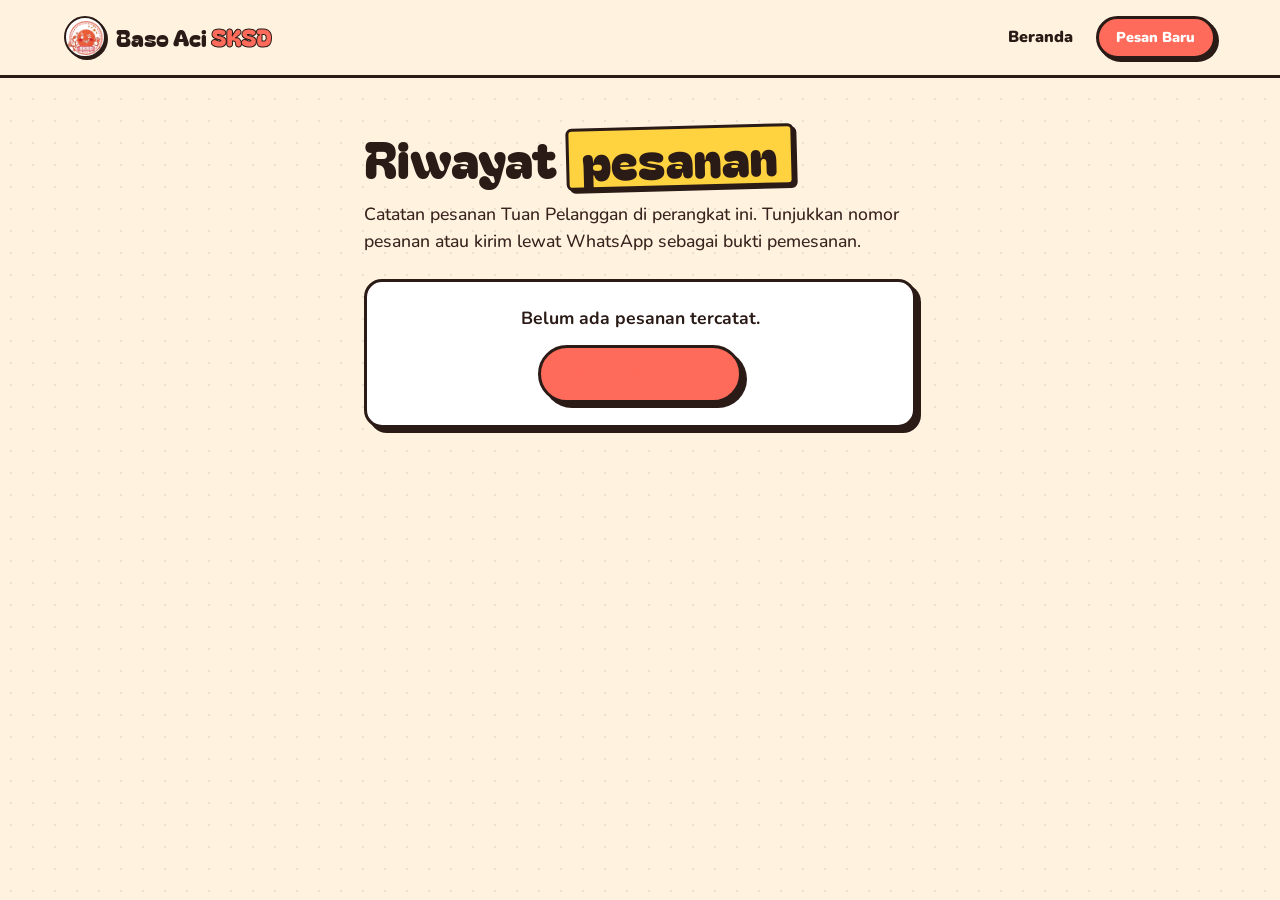
<file: riwayat.html>
<!DOCTYPE html>
<html lang="id">
<head>
  <meta charset="UTF-8">
  <meta name="viewport" content="width=device-width, initial-scale=1">
  <title>Riwayat Pesanan — Baso Aci SKSD</title>
  <link rel="preconnect" href="https://fonts.googleapis.com">
  <link rel="preconnect" href="https://fonts.gstatic.com" crossorigin>
  <link href="https://fonts.googleapis.com/css2?family=Bagel+Fat+One&family=Nunito:wght@500;700;900&display=swap" rel="stylesheet">
  <link rel="stylesheet" href="style.css">
  <link rel="stylesheet" href="page.css">
</head>
<body>
  <header class="nav">
    <a href="index.html" class="nav__logo"><img src="img/logo-icon.png" alt="Baso Aci SKSD" class="nav__logo-img"><span>Baso Aci <b>SKSD</b></span></a>
    <nav>
      <a href="index.html">Beranda</a>
      <a href="menu.html" class="btn btn--sm">Pesan Baru</a>
    </nav>
  </header>

  <main class="page" style="max-width:680px">
    <h1 class="title">Riwayat <span class="hl">pesanan</span></h1>
    <p class="section__sub">Catatan pesanan Tuan Pelanggan di perangkat ini. Tunjukkan nomor pesanan atau kirim lewat WhatsApp sebagai bukti pemesanan.</p>

    <div id="list"></div>
    <div id="kosong" class="box empty hidden">
      <p style="font-weight:700;font-size:1.1rem">Belum ada pesanan tercatat.</p>
      <p style="margin-top:.8rem"><a href="menu.html" class="btn">Pesan Sekarang →</a></p>
    </div>

    <div id="actionsWrap" class="hidden" style="display:flex;gap:.8rem;align-items:center;flex-wrap:wrap;margin-top:1.5rem">
      <a href="menu.html" class="btn">Buat Pesanan Baru →</a>
      <button id="hapus" class="btn btn--ghost btn--sm">Hapus semua riwayat</button>
    </div>
  </main>

  <script src="app.js"></script>
  <script>
    const $ = s => document.querySelector(s);
    const data = Orders.all();

    if (!data.length) {
      $('#kosong').classList.remove('hidden');
    } else {
      $('#actionsWrap').classList.remove('hidden');
      $('#list').innerHTML = data.map(o => `
        <article class="struk">
          <div class="struk__head">
            <b>${esc(o.id)}</b>
            <span class="badge" data-id="${esc(o.id)}">${esc(o.status || 'Tercatat')}</span>
          </div>
          <div class="struk__date">${fmtTgl(o.waktu)}</div>
          <ul class="sum">${strukList(o)}</ul>
          ${metaHtml(o)}
          ${o.buktiBayar ? `
            <div style="margin:.8rem 0;text-align:left">
              <b style="display:block;font-size:.85rem;margin-bottom:.3rem">Foto Bukti Transfer:</b>
              <img src="${o.buktiBayar}" style="max-width:140px;height:auto;border:2px solid var(--ink);border-radius:8px;box-shadow:2px 2px 0 var(--ink)" alt="Bukti Transfer">
            </div>
          ` : ''}
          <a class="btn btn--sm" target="_blank" rel="noopener" href="${waUrl(pesanBukti(o))}">Kirim bukti ke WhatsApp →</a>
        </article>`).join('');

      // Tarik status terbaru dari Google Sheet (kalau gagal, daftar tetap tampil)
      if (typeof STATUS_URL === 'string' && STATUS_URL) {
        fetch(STATUS_URL + (STATUS_URL.includes('?') ? '&' : '?') + 't=' + Date.now())
          .then(r => r.text())
          .then(csv => {
            const map = {};
            csv.split(/\r?\n/).forEach(line => {
              const i = line.indexOf(',');
              if (i < 0) return;
              const id = line.slice(0, i).trim().replace(/^"|"$/g, '');
              const st = line.slice(i + 1).trim().replace(/^"|"$/g, '');
              if (id && st) map[id.toUpperCase()] = st;
            });
            document.querySelectorAll('.badge[data-id]').forEach(b => {
              const s = map[b.dataset.id.toUpperCase()];
              if (s) b.textContent = s;
            });
          })
          .catch(() => {});
      }
    }

    const btnHapus = document.getElementById('hapus');
    if (btnHapus) {
      btnHapus.addEventListener('click', () => {
        if (confirm('Hapus semua riwayat pesanan di perangkat ini?')) {
          Orders.clear();
          location.reload();
        }
      });
    }
  </script>
</body>
</html>
</file>
<file: style.css>
:root{
  --coral:#FF6B5A;
  --cream:#FFF3E0;
  --pink:#FFB3C7;
  --yellow:#FFD23F;
  --ink:#2B1B17;
  --mint:#2EC4B6;
  --mint-light:#CBF3F0;
  --red-fire:#E71D36;
  --shadow:5px 5px 0 var(--ink);
  --shadow-sm:3px 3px 0 var(--ink);
  --shadow-lg:7px 7px 0 var(--ink);
}
*{box-sizing:border-box;margin:0;padding:0}
html{scroll-behavior:smooth}
body{
  font-family:'Nunito',sans-serif;font-weight:500;
  background:var(--cream);color:var(--ink);line-height:1.55;
  background-image:radial-gradient(rgba(43,27,23,.09) 1.5px,transparent 1.5px);
  background-size:22px 22px;
  overflow-x:hidden;
}
h1,h2,h3,.nav__logo,.pill,.cook-num{font-family:'Bagel Fat One',cursive;font-weight:400;line-height:1.1}
a{color:inherit;text-decoration:none}

/* marquee */
.marquee{background:var(--ink);color:var(--yellow);overflow:hidden;white-space:nowrap;font-weight:900;font-size:.85rem;letter-spacing:.08em;padding:.55rem 0;border-bottom:2px solid var(--coral)}
.marquee--sub{background:var(--coral);color:#fff;border-bottom:3px solid var(--ink);font-size:.8rem;padding:.45rem 0}
.marquee__track{display:inline-flex;animation:scroll 24s linear infinite}
.marquee__track span{padding-right:2rem}
.marquee--rev .marquee__track{animation:scrollRev 26s linear infinite}
@keyframes scroll{to{transform:translateX(-50%)}}
@keyframes scrollRev{from{transform:translateX(-50%)} to{transform:translateX(0)}}

/* nav */
.nav{display:flex;justify-content:space-between;align-items:center;padding:1rem 5vw;position:sticky;top:0;background:var(--cream);border-bottom:3px solid var(--ink);z-index:100;backdrop-filter:blur(8px)}
.nav__logo{font-size:1.55rem;display:inline-flex;align-items:center;gap:.4rem}
.nav__logo b{color:var(--coral);-webkit-text-stroke:1px var(--ink)}
.nav nav{display:flex;gap:1.4rem;align-items:center;font-weight:900}
.nav nav a:not(.btn):hover{color:var(--coral)}

/* buttons & stickers */
.btn{
  display:inline-flex;align-items:center;justify-content:center;gap:.4rem;
  background:var(--coral);color:#fff;font-weight:900;
  padding:.85rem 1.6rem;border:3px solid var(--ink);border-radius:999px;
  box-shadow:var(--shadow);transition:transform .12s, box-shadow .12s, background-color .15s;
  cursor:pointer;text-align:center;font-family:'Nunito',sans-serif;
}
.btn:hover{transform:translate(3px,3px);box-shadow:2px 2px 0 var(--ink)}
.btn:active{transform:translate(5px,5px);box-shadow:0 0 0 var(--ink)}
.btn--ghost{background:#fff;color:var(--ink)}
.btn--ghost:hover{background:var(--yellow)}
.btn--sm{padding:.45rem 1.1rem;box-shadow:var(--shadow-sm);font-size:.9rem}
.btn--big{font-size:1.2rem;padding:1.1rem 2.2rem;background:var(--yellow);color:var(--ink)}
.btn--block{width:100%}

.sticker{
  display:inline-block;font-weight:900;font-size:.85rem;padding:.35rem .9rem;
  border:3px solid var(--ink);border-radius:8px;box-shadow:var(--shadow-sm);
  transform:rotate(-3deg);background:#fff;
}
.sticker--yellow{background:var(--yellow)}
.sticker--pink{background:var(--pink)}
.sticker--mint{background:var(--mint);color:#fff}
.hl{
  background:var(--yellow);padding:0 .25em;border-radius:6px;
  display:inline-block;transform:rotate(-1.5deg);
  box-shadow:var(--shadow-sm);border:3px solid var(--ink);
}

/* badge live pulse */
.badge-live{
  display:inline-flex;align-items:center;gap:.5rem;
  background:#fff;border:2.5px solid var(--ink);border-radius:999px;
  padding:.35rem .85rem;font-size:.82rem;font-weight:900;box-shadow:2px 2px 0 var(--ink);
}
.dot-live{
  width:10px;height:10px;background:#10B981;border-radius:50%;
  border:1.5px solid var(--ink);display:inline-block;
  animation:pulseDot 1.8s infinite;
}
@keyframes pulseDot{
  0%,100%{transform:scale(1);box-shadow:0 0 0 0 rgba(16,185,129,.7)}
  50%{transform:scale(1.2);box-shadow:0 0 0 6px rgba(16,185,129,0)}
}

/* hero */
.hero{
  display:grid;grid-template-columns:1.1fr .9fr;gap:2.5rem;
  align-items:center;padding:4rem 5vw 4.5rem;max-width:1200px;margin:auto;
}
.hero__text{position:relative}
.hero__badges{display:flex;align-items:center;gap:.6rem;flex-wrap:wrap;margin-bottom:1rem}
.hero h1{font-size:clamp(2.6rem,5.5vw,4.5rem);margin:.6rem 0 1rem;line-height:1.08}
.hero__sub{font-size:1.12rem;max-width:38ch;margin-bottom:1.4rem;color:#38221D}
.hero__cta{display:flex;gap:1rem;flex-wrap:wrap;align-items:center}

.delivery-box{
  display:inline-flex;align-items:center;gap:.6rem;
  background:#fff;border:2.5px solid var(--ink);border-radius:12px;
  padding:.65rem 1rem;font-size:.92rem;font-weight:700;
  box-shadow:3px 3px 0 var(--ink);margin:1.4rem 0;
}
.delivery-box b{color:var(--coral)}

.hero-stats{
  display:flex;flex-wrap:wrap;gap:.8rem;margin-top:1.4rem;list-style:none;padding:0;
}
.hero-stats li{
  display:inline-flex;align-items:center;gap:.4rem;
  background:#fff;border:2.5px solid var(--ink);border-radius:10px;
  padding:.4rem .85rem;font-size:.85rem;font-weight:800;
  box-shadow:2px 2px 0 var(--ink);
}

.hero__art{position:relative;display:grid;place-items:center;padding:1rem 0}
.hero-bowl-art{
  width:100%;max-width:440px;height:auto;
  filter:drop-shadow(8px 8px 0 var(--ink));
  animation:bobBowl 4s ease-in-out infinite;
}
@keyframes bobBowl{
  0%,100%{transform:translateY(0) rotate(0deg)}
  50%{transform:translateY(-12px) rotate(1.2deg)}
}

/* Steam Animation */
.steam-group{transform-origin:center bottom}
.steam{animation:steamRise 3.5s ease-out infinite}
.steam-1{animation-duration:3.2s;animation-delay:0s}
.steam-2{animation-duration:3.8s;animation-delay:0.8s}
.steam-3{animation-duration:3.4s;animation-delay:1.6s}
@keyframes steamRise{
  0%{transform:translateY(0) scaleY(1);opacity:0}
  25%{opacity:.9}
  60%{transform:translateY(-22px) scaleY(1.1) scaleX(1.1);opacity:.5}
  100%{transform:translateY(-48px) scaleY(1.3) scaleX(1.25);opacity:0}
}

.pill{position:absolute;bottom:8%;left:50%;transform:translateX(-50%) rotate(-4deg);background:var(--pink);border:3px solid var(--ink);border-radius:999px;padding:.3rem 1.1rem;font-size:1.3rem;box-shadow:3px 3px 0 var(--ink);white-space:nowrap}
.spin{position:absolute;top:4%;right:0;transform:rotate(8deg);animation:wiggle 2.8s ease-in-out infinite}
.float-tag{position:absolute;bottom:12%;left:0;transform:rotate(-6deg);animation:wiggleRev 3.2s ease-in-out infinite}
@keyframes wiggle{50%{transform:rotate(-6deg) scale(1.06)}}
@keyframes wiggleRev{50%{transform:rotate(4deg) scale(1.04)}}

/* sections */
.section{padding:5rem 5vw;max-width:1200px;margin:auto}
.section--alt{max-width:none;background:var(--pink);border-block:3px solid var(--ink)}
.section--cream-light{background:#FFFBF0;border-block:3px solid var(--ink);max-width:none}
.section--cream-light>*{max-width:1200px;margin-inline:auto}
.section--alt>*{max-width:1200px;margin-inline:auto}
.section-head{text-align:center;max-width:680px;margin:0 auto 2.5rem}
.title{font-size:clamp(2rem,4.5vw,3.2rem);margin-bottom:.8rem}
.section__sub{margin-bottom:1.5rem;font-size:1.1rem;color:#38221D}

/* why SKSD feature grid */
.features-grid{
  display:grid;grid-template-columns:repeat(auto-fit,minmax(250px,1fr));gap:1.6rem;
}
.feature-card{
  background:#fff;border:3px solid var(--ink);border-radius:20px;
  box-shadow:var(--shadow);padding:1.8rem;display:flex;flex-direction:column;gap:.7rem;
  transition:transform .15s, box-shadow .15s;position:relative;
}
.feature-card:hover{
  transform:translate(-3px,-4px);box-shadow:8px 8px 0 var(--ink);
}
.feature-icon{
  width:58px;height:58px;border-radius:16px;border:3px solid var(--ink);
  display:grid;place-items:center;font-size:1.8rem;box-shadow:3px 3px 0 var(--ink);
  margin-bottom:.4rem;
}
.feature-icon--coral{background:var(--coral);color:#fff}
.feature-icon--yellow{background:var(--yellow);color:var(--ink)}
.feature-icon--pink{background:var(--pink);color:var(--ink)}
.feature-icon--mint{background:var(--mint);color:#fff}
.feature-card h3{font-size:1.45rem;color:var(--coral);-webkit-text-stroke:.4px var(--ink)}
.feature-card p{font-size:.98rem;color:#38221D;line-height:1.55}

/* menu preview cards */
.grid{display:grid;grid-template-columns:repeat(auto-fit,minmax(260px,1fr));gap:1.8rem}
.card{
  background:#fff;border:3px solid var(--ink);border-radius:22px;box-shadow:var(--shadow);
  padding:1.6rem;display:flex;flex-direction:column;gap:.9rem;position:relative;
  transition:transform .2s, box-shadow .2s;
}
.card:nth-child(odd){transform:rotate(-1deg)}
.card:nth-child(even){transform:rotate(1deg)}
.card:hover{transform:rotate(0) translateY(-6px);box-shadow:8px 8px 0 var(--ink)}
.card__tag{
  position:absolute;top:-14px;right:16px;background:var(--yellow);
  border:3px solid var(--ink);border-radius:8px;padding:.2rem .8rem;
  font-weight:900;font-size:.82rem;transform:rotate(4deg);box-shadow:2px 2px 0 var(--ink);
}
.card__tag--hot{background:var(--coral);color:#fff}
.card h3{font-size:1.85rem;color:var(--coral);-webkit-text-stroke:1px var(--ink)}
.card__desc{font-size:.9rem;color:#553C35;font-weight:600;min-height:2.6em}
.card__price{font-family:'Bagel Fat One';font-size:1.75rem;color:var(--ink)}
.card ul{list-style:none;display:grid;gap:.4rem;flex:1;font-size:.95rem;margin:.4rem 0}
.card li{display:flex;align-items:flex-start;gap:.4rem}
.card li::before{content:"—";color:var(--coral);font-weight:900;flex-shrink:0}
.card .btn{text-align:center;margin-top:.4rem}
.card--hot{background:var(--coral);color:#fff}
.card--hot h3{color:var(--yellow);-webkit-text-stroke:1px var(--ink)}
.card--hot .card__desc{color:rgba(255,255,255,.9)}
.card--hot .card__price{color:#fff}
.card--hot li::before{color:var(--yellow)}
.card--hot .btn{background:var(--yellow);color:var(--ink)}

/* spicy level simulator */
.spice-box{
  background:#fff;border:3px solid var(--ink);border-radius:24px;
  box-shadow:var(--shadow-lg);padding:2.2rem;max-width:840px;margin:1.8rem auto 0;
}
.spice-nav{
  display:grid;grid-template-columns:repeat(4,1fr);gap:.8rem;margin-bottom:1.6rem;
}
.spice-btn{
  background:var(--cream);border:3px solid var(--ink);border-radius:14px;
  padding:.8rem .6rem;font-family:'Bagel Fat One',cursive;font-size:1.05rem;
  cursor:pointer;box-shadow:3px 3px 0 var(--ink);text-align:center;
  transition:all .15s;color:var(--ink);
}
.spice-btn:hover{transform:translate(-2px,-2px);box-shadow:5px 5px 0 var(--ink)}
.spice-btn.active{
  background:var(--yellow);transform:translate(2px,2px);box-shadow:1px 1px 0 var(--ink);
}
.spice-btn[data-lvl="4"].active{background:var(--coral);color:#fff}
.spice-result{
  background:var(--cream);border:3px solid var(--ink);border-radius:18px;
  padding:1.6rem;text-align:left;position:relative;
}
.spice-header{
  display:flex;justify-content:space-between;align-items:center;flex-wrap:wrap;gap:.8rem;margin-bottom:.8rem;
}
.spice-level-title{
  font-family:'Bagel Fat One',cursive;font-size:1.7rem;color:var(--coral);
  -webkit-text-stroke:.5px var(--ink);
}
.spice-flames{font-size:1.5rem;letter-spacing:.2rem}
.spice-bar-track{
  height:16px;background:#fff;border:2.5px solid var(--ink);border-radius:999px;
  overflow:hidden;margin-bottom:1.2rem;position:relative;
}
.spice-bar-fill{
  height:100%;background:linear-gradient(90deg, #FFD23F 0%, #FF6B5A 60%, #E71D36 100%);
  border-radius:999px;transition:width .4s cubic-bezier(0.34, 1.56, 0.64, 1);
}
.spice-desc{font-size:1.08rem;font-weight:700;line-height:1.55;margin-bottom:1rem;color:#38221D}
.spice-footer{display:flex;justify-content:space-between;align-items:center;flex-wrap:wrap;gap:.8rem}
.spice-tip{
  display:inline-flex;align-items:center;gap:.5rem;font-size:.88rem;
  background:#fff;border:2px solid var(--ink);border-radius:8px;
  padding:.4rem .85rem;font-weight:800;
}

/* cook steps */
.cook-grid{
  display:grid;grid-template-columns:repeat(auto-fit,minmax(230px,1fr));gap:1.6rem;margin-top:2rem;
}
.cook-step{
  background:#fff;border:3px solid var(--ink);border-radius:20px;
  box-shadow:var(--shadow);padding:1.6rem;display:flex;flex-direction:column;gap:.6rem;
  position:relative;transition:transform .15s;
}
.cook-step:hover{transform:translateY(-5px)}
.cook-step-top{display:flex;justify-content:space-between;align-items:center;margin-bottom:.4rem}
.cook-num{
  display:grid;place-items:center;width:44px;height:44px;
  border-radius:50%;background:var(--yellow);border:3px solid var(--ink);
  font-size:1.3rem;box-shadow:2px 2px 0 var(--ink);
}
.cook-icon{font-size:1.8rem}
.cook-step h3{font-size:1.35rem}
.cook-step p{font-size:.95rem;color:#38221D;line-height:1.5}

/* reviews */
.reviews-grid{
  display:grid;grid-template-columns:repeat(auto-fit,minmax(280px,1fr));gap:1.6rem;margin-top:2rem;
}
.review-card{
  background:#fff;border:3px solid var(--ink);border-radius:22px;
  box-shadow:var(--shadow);padding:1.6rem;display:flex;flex-direction:column;
  justify-content:space-between;gap:1.2rem;position:relative;
}
.review-card:nth-child(odd){transform:rotate(-1deg)}
.review-card:nth-child(even){transform:rotate(1deg)}
.review-card:hover{transform:rotate(0) translateY(-4px)}
.review-stars{color:#F59E0B;font-size:1.2rem;letter-spacing:2px}
.review-text{font-size:1.02rem;font-style:italic;line-height:1.55;font-weight:600;color:#2B1B17}
.review-author{
  display:flex;align-items:center;gap:.8rem;border-top:2px dashed rgba(43,27,23,.2);padding-top:.9rem;
}
.review-avatar{
  width:44px;height:44px;border-radius:50%;border:2.5px solid var(--ink);
  background:var(--pink);display:grid;place-items:center;font-weight:900;font-size:1.1rem;
}
.review-avatar--yellow{background:var(--yellow)}
.review-avatar--mint{background:var(--mint);color:#fff}
.review-meta b{display:block;font-size:.98rem}
.review-meta span{font-size:.82rem;opacity:.8;font-weight:700}

/* FAQ accordion */
.faq-list{
  max-width:820px;margin:2rem auto 0;display:grid;gap:1rem;
}
.faq-item{
  background:#fff;border:3px solid var(--ink);border-radius:16px;
  box-shadow:var(--shadow);overflow:hidden;transition:box-shadow .15s;
}
.faq-btn{
  width:100%;text-align:left;background:none;border:0;padding:1.2rem 1.5rem;
  font-family:'Nunito',sans-serif;font-weight:900;font-size:1.08rem;color:var(--ink);
  cursor:pointer;display:flex;justify-content:space-between;align-items:center;gap:1rem;
}
.faq-icon{
  width:32px;height:32px;border-radius:50%;background:var(--cream);
  border:2px solid var(--ink);display:grid;place-items:center;font-family:'Bagel Fat One',cursive;
  font-size:1.25rem;flex-shrink:0;transition:transform .2s, background-color .2s;
}
.faq-item.open .faq-icon{transform:rotate(45deg);background:var(--yellow)}
.faq-body{
  padding:0 1.5rem 1.25rem;font-size:1rem;line-height:1.6;display:none;
  border-top:2px dashed rgba(43,27,23,.18);padding-top:.9rem;color:#38221D;
}
.faq-item.open .faq-body{display:block}

/* chips */
.chips{list-style:none;display:flex;flex-wrap:wrap;gap:1rem}
.chips li{background:#fff;border:3px solid var(--ink);border-radius:999px;padding:.6rem 1.2rem;font-weight:900;box-shadow:3px 3px 0 var(--ink)}
.chips li:nth-child(3n+1){transform:rotate(-2deg)}
.chips li:nth-child(3n+2){transform:rotate(1.5deg)}
.chips b{color:var(--coral)}

/* steps */
.steps{list-style:none;display:grid;grid-template-columns:repeat(auto-fit,minmax(240px,1fr));gap:1.6rem}
.steps li{background:#fff;border:3px solid var(--ink);border-radius:18px;padding:1.4rem;box-shadow:var(--shadow)}
.steps span{display:grid;place-items:center;width:46px;height:46px;border-radius:50%;background:var(--yellow);border:3px solid var(--ink);font-family:'Bagel Fat One';font-size:1.3rem;margin-bottom:.6rem}
.steps h3{font-size:1.4rem;margin-bottom:.3rem}

/* cta */
.cta{background:var(--coral);color:#fff;text-align:center;padding:5rem 5vw;border-block:3px solid var(--ink);position:relative}
.cta h2{font-size:clamp(2.2rem,5vw,3.6rem);margin-bottom:1rem;-webkit-text-stroke:1.5px var(--ink)}
.cta p{max-width:44ch;margin:0 auto 1.8rem;font-size:1.15rem;font-weight:700}
.cta__btns{display:flex;justify-content:center;gap:1rem;flex-wrap:wrap}

/* footer */
.footer{text-align:center;padding:3rem 5vw 4rem;font-weight:700;font-size:.95rem;background:var(--cream)}
.footer p{margin-bottom:.4rem}
.footer-links{display:flex;justify-content:center;gap:1.4rem;margin:1.2rem 0;flex-wrap:wrap;font-weight:900}
.footer-links a:hover{color:var(--coral);text-decoration:underline}

/* scroll reveal */
.reveal{opacity:0;translate:0 30px;transition:opacity .6s, translate .6s}
.reveal.in{opacity:1;translate:0 0}

/* struk, riwayat, nav mobile */
.struk{background:#fff;border:3px solid var(--ink);border-radius:18px;box-shadow:var(--shadow);padding:1.3rem;margin-bottom:1.8rem}
.struk:nth-child(odd){transform:rotate(-.6deg)}
.struk:nth-child(even){transform:rotate(.6deg)}
.struk__head{display:flex;justify-content:space-between;align-items:center;gap:.6rem;flex-wrap:wrap}
.struk__head b{font-family:'Bagel Fat One',cursive;font-weight:400;font-size:1.35rem;color:var(--coral);-webkit-text-stroke:.5px var(--ink)}
.struk .sum{margin-top:.9rem}
.struk .btn{display:block;margin-top:1rem}
.badge{font-weight:900;font-size:.75rem;padding:.15rem .7rem;border:3px solid var(--ink);border-radius:8px;background:var(--yellow)}
.meta{display:grid;gap:.3rem;margin:.9rem 0 .2rem;font-size:.95rem;text-align:left}
.meta b{display:inline-block;min-width:5.6rem}
.actions{display:grid;gap:.9rem;margin-top:1.3rem}
.actions .btn{display:block}
.empty{text-align:center;font-weight:700}
.empty a{color:var(--coral);text-decoration:underline}
#step3 .box{background:var(--mint)}
.linkback{display:inline-block;margin-top:.8rem;font-weight:900;text-decoration:underline}

/* floating bottom bar for mobile */
.mobile-bar{
  display:none;position:fixed;bottom:0;left:0;right:0;
  background:var(--ink);padding:.75rem 5vw;z-index:90;
  border-top:3px solid var(--coral);box-shadow:0 -4px 14px rgba(0,0,0,.2);
  align-items:center;justify-content:space-between;
}
.mobile-bar__text{color:var(--cream);font-size:.85rem;line-height:1.2}
.mobile-bar__text b{color:var(--yellow);font-size:1rem;font-family:'Bagel Fat One',cursive;display:block}
.mobile-bar .btn{padding:.55rem 1.2rem;font-size:.9rem}

/* responsive */
@media (max-width:860px){
  .hero{grid-template-columns:1fr;text-align:left;padding-top:2.5rem;gap:2rem}
  .hero__art{order:-1;max-width:380px;margin:auto}
  .nav nav a:not(.btn){display:none}
  .spice-nav{grid-template-columns:repeat(2,1fr)}
  .mobile-bar{display:flex}
  body{padding-bottom:3.5rem}
}
@media (max-width:520px){
  .hero h1{font-size:2.4rem}
  .spice-nav{grid-template-columns:1fr 1fr}
  .btn--big{font-size:1.05rem;padding:.9rem 1.4rem}
}
@media (prefers-reduced-motion:reduce){
  *{animation:none!important;transition:none!important}
}


/* refined professional badges & tags */
.feature-badge{
  width:52px;height:52px;border-radius:14px;border:3px solid var(--ink);
  display:grid;place-items:center;font-family:'Bagel Fat One',cursive;
  font-size:1.4rem;box-shadow:3px 3px 0 var(--ink);margin-bottom:.4rem;
}
.feature-badge--coral{background:var(--coral);color:#fff}
.feature-badge--yellow{background:var(--yellow);color:var(--ink)}
.feature-badge--pink{background:var(--pink);color:var(--ink)}
.feature-badge--mint{background:var(--mint);color:#fff}

.badge-tag{
  background:var(--yellow);border:2px solid var(--ink);border-radius:6px;
  padding:.15rem .55rem;font-size:.75rem;font-weight:900;letter-spacing:.05em;
  margin-right:.4rem;display:inline-block;
}
.stat-highlight{color:var(--coral);font-weight:900;font-size:.95rem}
.card__tag--accent{background:var(--mint);color:#fff}
.heat-meter-tag{
  font-size:.85rem;font-weight:900;background:var(--yellow);border:2px solid var(--ink);
  border-radius:6px;padding:.2rem .6rem;letter-spacing:.04em;
}
.cook-tag{
  font-family:'Bagel Fat One',cursive;font-size:.9rem;color:var(--coral);
  letter-spacing:.05em;background:var(--cream);border:2px solid var(--ink);
  border-radius:6px;padding:.2rem .6rem;display:inline-block;
}
.verified-pill{
  display:inline-block;font-size:.75rem;font-weight:900;color:#2D6A4F;
  background:#D8F3DC;border:1.5px solid var(--ink);border-radius:6px;
  padding:.15rem .5rem;margin-top:.4rem;
}
.rating-stars{
  color:#D97706;font-size:1.15rem;letter-spacing:3px;margin-bottom:.4rem;
}
.struk__date{
  font-weight:700;color:#553C35;margin:.4rem 0 .7rem;font-size:.88rem;
}


/* ===== LOGO CITRA BRAND RESMI ===== */
.nav__logo{
  font-size:1.45rem;display:inline-flex;align-items:center;gap:.65rem;
}
.nav__logo-img{
  width:42px;height:42px;object-fit:contain;border-radius:50%;
  border:2px solid var(--ink);background:#fff;
  box-shadow:2px 2px 0 var(--ink);
  transition:transform .2s;flex-shrink:0;
}
.nav__logo:hover .nav__logo-img{
  transform:rotate(-6deg) scale(1.08);
}
.hero-brand-badge{
  display:inline-flex;align-items:center;gap:.6rem;background:#fff;
  border:2.5px solid var(--ink);border-radius:999px;padding:.3rem .9rem .3rem .4rem;
  box-shadow:2px 2px 0 var(--ink);margin-bottom:.8rem;font-weight:900;font-size:.85rem;
}
.hero-brand-badge img{
  width:28px;height:28px;border-radius:50%;object-fit:contain;
}


/* ===== STATUS JAM OPERASIONAL (08:00 - 16:00 WIB) ===== */
.badge-live--closed{
  background:#FEF3C7!important;border-color:var(--ink)!important;color:#92400E!important;
}
.dot-closed{
  width:10px;height:10px;background:#F59E0B;border-radius:50%;
  border:1.5px solid var(--ink);display:inline-block;
}
.jadwal-badge{
  display:inline-flex;align-items:center;gap:.4rem;
  background:#fff;border:2px solid var(--ink);border-radius:8px;
  padding:.35rem .8rem;font-weight:900;font-size:.85rem;box-shadow:2px 2px 0 var(--ink);
}
.jadwal-badge--open{background:#D1FAE5;color:#065F46}
.jadwal-badge--closed{background:#FEF3C7;color:#92400E}
</file>
<file: page.css>
/* ===== gaya tambahan: order, riwayat, menu ===== */
.hidden,[hidden]{display:none!important}
.page{max-width:1100px;margin:0 auto;padding:3rem 5vw 8rem}
.mt{margin-top:3.5rem}

/* kotak */
.box{background:#fff;border:3px solid var(--ink);border-radius:18px;box-shadow:var(--shadow);padding:1.4rem;margin-bottom:1.5rem}
.box h2{font-size:1.5rem;margin-bottom:1rem}

/* struk / rincian */
.sum{list-style:none;display:grid;margin:0;padding:0}
.sum li{display:flex;justify-content:space-between;gap:1rem;padding:.5rem 0;border-bottom:2px dashed rgba(43,27,23,.3)}
.sum li:last-child{border-bottom:0}
.sum li b{white-space:nowrap}
.sum__total{font-family:'Bagel Fat One',cursive;font-size:1.25rem;color:var(--coral)}
.sum__total b{font-weight:400}

/* form */
.field{display:grid;gap:.35rem;margin-bottom:1rem;font-weight:900}
.field:last-child{margin-bottom:0}
.field input,.field textarea{font:500 1rem 'Nunito',sans-serif;padding:.75rem 1rem;border:3px solid var(--ink);border-radius:12px;background:var(--cream);width:100%;color:var(--ink);resize:vertical}
.field input:focus,.field textarea:focus{outline:none;background:#fff;box-shadow:4px 4px 0 var(--pink)}
.field small{font-weight:600;opacity:.7}

/* pembayaran */
.pay{text-align:center}
.pay__total{font-family:'Bagel Fat One',cursive;font-size:clamp(2.2rem,9vw,3.2rem);color:var(--coral);-webkit-text-stroke:1.5px var(--ink);text-shadow:4px 4px 0 var(--ink);margin:.2rem 0 .6rem}
.note{background:var(--yellow);border:3px solid var(--ink);border-radius:12px;padding:.7rem 1rem;font-weight:700;margin:1rem 0;text-align:left;font-size:.95rem}
.pay img{display:block;margin:1rem auto;width:min(320px,100%);height:auto;border:3px solid var(--ink);border-radius:16px;background:#fff;padding:.4rem;box-shadow:4px 4px 0 var(--ink)}
.pay .btn,.struk .btn{display:block}
.help{font-size:.85rem;opacity:.75;margin-top:.8rem}

/* riwayat */
.struk{background:#fff;border:3px solid var(--ink);border-radius:18px;box-shadow:var(--shadow);padding:1.3rem;margin-bottom:1.5rem}
.struk__head{display:flex;justify-content:space-between;align-items:center;gap:.6rem;flex-wrap:wrap}
.struk__head b{font-family:'Bagel Fat One',cursive;font-weight:400;font-size:1.3rem;color:var(--coral)}
.struk .sum{margin-top:.8rem}
.struk .btn{margin-top:1rem}
.badge{font-weight:900;font-size:.75rem;padding:.15rem .7rem;border:3px solid var(--ink);border-radius:8px;background:var(--yellow)}
.meta{display:grid;gap:.3rem;margin-top:.9rem;font-size:.95rem;text-align:left}
.meta b{display:inline-block;min-width:4.6rem}
.empty{text-align:center;font-weight:700}
.empty a{color:var(--coral);text-decoration:underline}

/* menu: stepper, topping, bar keranjang */
.qty{display:inline-flex;align-items:center;border:3px solid var(--ink);border-radius:999px;background:#fff;overflow:hidden;box-shadow:3px 3px 0 var(--ink);color:var(--ink)}
.qty button{width:42px;height:42px;border:0;background:var(--yellow);font:900 1.3rem 'Nunito',sans-serif;cursor:pointer;color:var(--ink)}
.qty button:active{background:var(--coral);color:#fff}
.qty output{min-width:44px;text-align:center;font-weight:900}
.card .qty{align-self:flex-start}
.chips li{display:flex;align-items:center;gap:.8rem;padding:.5rem .6rem .5rem 1.2rem}
.cartbar{position:fixed;left:0;right:0;bottom:0;background:var(--ink);color:var(--cream);padding:.9rem 5vw;display:flex;justify-content:space-between;align-items:center;gap:1rem;z-index:20;border-top:3px solid var(--coral);font-weight:700}
.cartbar b{font-family:'Bagel Fat One',cursive;font-weight:400;font-size:1.4rem;color:var(--yellow)}
.cartbar .btn{background:var(--yellow);color:var(--ink)}
.cartbar .btn.off{opacity:.4;pointer-events:none}

@media (max-width:820px){
  .nav{padding:.8rem 4vw}
  .nav__logo{font-size:1.2rem}
  .nav nav{gap:.5rem}
  .btn--sm{padding:.4rem .8rem;font-size:.85rem}
}


/* ===== KONFIRMASI PEMBAYARAN & SUCCESS SCREEN ===== */
.pay-confirm-wrap{
  background:var(--yellow);border:3px solid var(--ink);border-radius:14px;
  padding:1rem 1.2rem;margin:1.4rem 0;text-align:left;box-shadow:3px 3px 0 var(--ink);
}
.pay-confirm-label{
  display:flex;align-items:flex-start;gap:.75rem;cursor:pointer;font-weight:800;font-size:.95rem;color:var(--ink);
}
.pay-confirm-label input[type="checkbox"]{
  width:22px;height:22px;margin-top:2px;accent-color:var(--coral);cursor:pointer;flex-shrink:0;
}
.btn:disabled, .btn[disabled]{
  opacity:.45;cursor:not-allowed;pointer-events:none;transform:none!important;box-shadow:2px 2px 0 var(--ink)!important;
}

.success-box{
  text-align:center;padding:2.5rem 1.8rem;border:3px solid var(--ink);
  border-radius:24px;background:#fff;box-shadow:var(--shadow-lg);margin-top:1rem;
}
.success-icon{
  width:68px;height:68px;border-radius:50%;background:#10B981;color:#fff;
  border:3px solid var(--ink);box-shadow:4px 4px 0 var(--ink);
  display:grid;place-items:center;font-size:2.2rem;font-weight:900;margin:0 auto 1.2rem;
}
.success-box h2{
  font-size:clamp(1.8rem,4vw,2.4rem);color:var(--coral);margin-bottom:.4rem;
}
.success-subtitle{
  font-size:1.05rem;color:#38221D;font-weight:700;margin-bottom:1.4rem;
}
.receipt-summary{
  background:var(--cream);border:2.5px solid var(--ink);border-radius:16px;
  padding:1.4rem;margin:1.4rem 0;text-align:left;display:grid;gap:.6rem;font-size:.95rem;
}
.receipt-row{
  display:flex;justify-content:space-between;gap:1rem;padding-bottom:.4rem;
  border-bottom:1px dashed rgba(43,27,23,.2);
}
.receipt-row:last-child{
  border-bottom:0;padding-bottom:0;padding-top:.4rem;font-weight:800;font-size:1.1rem;color:var(--coral);
}
.wa-notice-box{
  background:#D1FAE5;border:2.5px solid #065F46;border-radius:14px;
  padding:1rem 1.2rem;margin:1.2rem 0;text-align:center;color:#065F46;font-weight:700;
}
.success-actions{
  display:flex;gap:.8rem;justify-content:center;flex-wrap:wrap;margin-top:1.6rem;
}


/* ===== ANTI-FRAUD & UPLOAD BUKTI TRANSFER ===== */
.security-notice{
  background:#FEF3C7;border:2.5px solid #B45309;border-radius:14px;
  padding:1rem 1.15rem;margin:1.2rem 0;text-align:left;color:#78350F;
  font-size:.9rem;line-height:1.5;box-shadow:3px 3px 0 var(--ink);
}
.security-notice b{display:block;margin-bottom:.3rem;color:#B45309;font-size:.95rem}
.bukti-preview-wrap{
  display:flex;align-items:center;gap:1rem;margin-top:.8rem;padding:.8rem;
  background:#fff;border:2.5px solid var(--ink);border-radius:12px;
  box-shadow:2px 2px 0 var(--ink);
}
.bukti-preview-wrap img{
  width:64px;height:64px;object-fit:cover;border:2px solid var(--ink);
  border-radius:8px;margin:0!important;padding:0!important;
}
.bukti-info{display:grid;gap:.25rem;text-align:left;font-size:.85rem;font-weight:800}
.bukti-badge{color:#065F46;font-size:.8rem}
.file-input{
  background:#fff!important;padding:.6rem!important;cursor:pointer;
}
</file>
